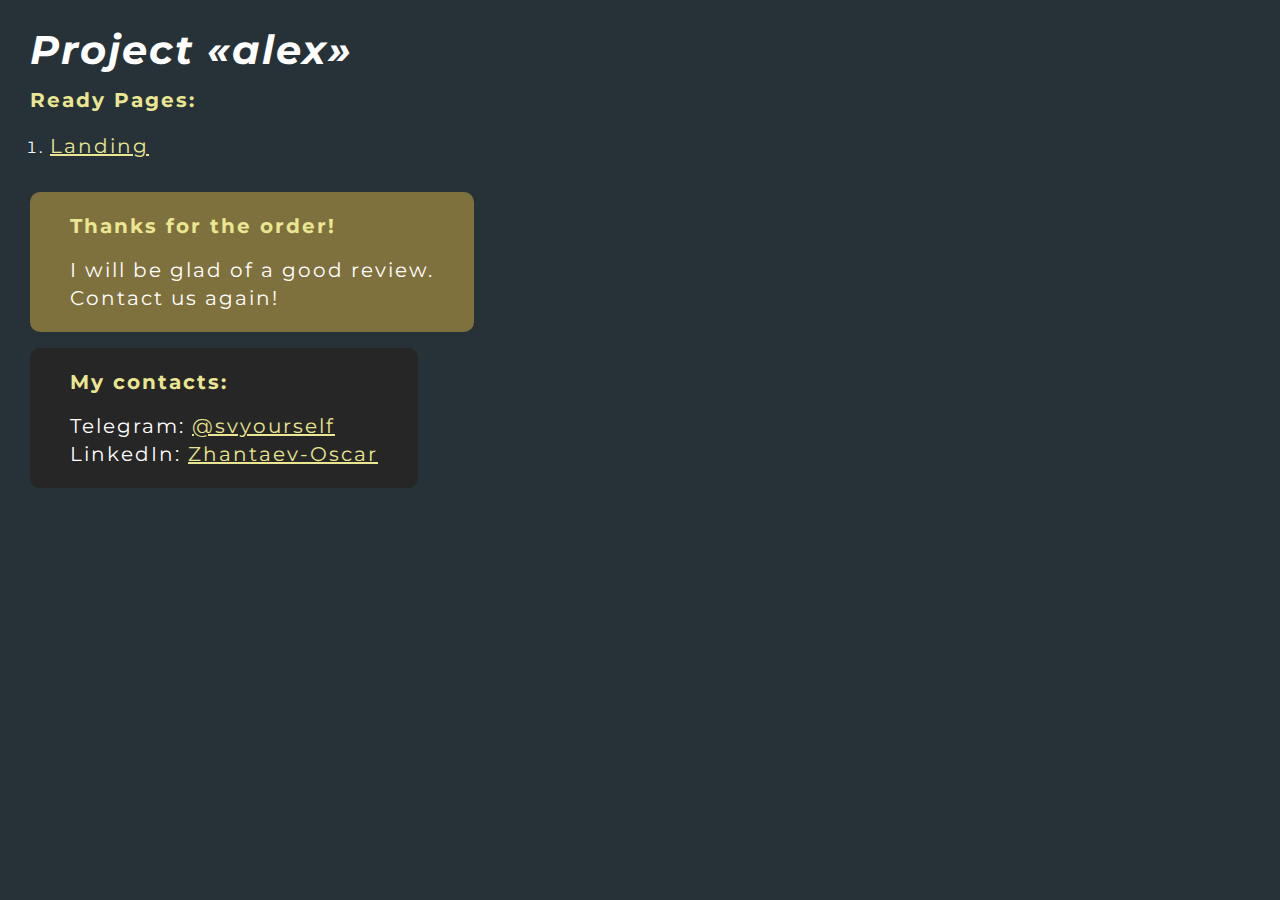
<file: index.html>
<!DOCTYPE html>
<html>

<head>
	<meta charset="UTF-8">
	<meta name="viewport" content="width=device-width, initial-scale=1.0">
	<title>Project «alex»</title>
</head>

<body>
	<div class="rootpage">
		<h1>Project «alex»</h1>
		<h2>Ready Pages:</h2>
		<ol class="rootpage__list">
			<li><a target="_blank" href="home.html">Landing</a></li>
		</ol>
		<div class="rootpage__tnx">
			<h2>Thanks for the order!</h2>
			<p>I will be glad of a good review.</p>
			<p>Contact us again!</p>
		</div>
		<div class="rootpage__contacts">
			<h2>My contacts:</h2>
			<p>Telegram: <a href="https://t.me/svyourself">@svyourself</a></p>
			<p>LinkedIn: <a href="https://www.linkedin.com/in/zhantaev-oscar-a5a2a7259">Zhantaev-Oscar</a></p>
		</div>
	</div>
</body>
<style>
	@charset "UTF-8";
	@import url("https://fonts.googleapis.com/css?family=Montserrat:regular,700&display=swap");

	*,
	*::before,
	*::after {
		padding: 0px;
		margin: 0px;
		border: 0px;
		box-sizing: border-box;
	}

	html,
	body {
		height: 100%;
		margin: 0;
		padding: 0;
		min-width: 320px;
		width: 100%;
		letter-spacing: 2px;
		color: #fff;
		background: #263238;
	}

	body {
		font-family: Montserrat;
		font-size: 100%;
		line-height: 1;
		font-size: 1rem;
	}

	a {
		text-decoration: underline;
		color: #ebe691;
		font-size: 20px;
	}

	a:visited {
		text-decoration: underline;
		color: #fff;
	}

	a:hover {
		text-decoration: none;
	}

	ul li {
		list-style: none;
	}

	img {
		vertical-align: top;
	}

	.wrapper {
		width: 100%;
		min-height: 100%;
		overflow: hidden;
	}

	.rootpage {
		padding: 30px;
		display: flex;
		flex-direction: column;
		align-items: flex-start;
	}

	@media (max-width: 767px) {
		.rootpage {
			padding: 30px 15px;
		}
	}

	h1 {
		color: #fff;
		font-style: italic;
		font-size: 2.5rem;
		margin: 0px 0px 1.25rem 0px;
	}

	@media (max-width: 767px) {
		h1 {
			font-size: 1.85rem;
			margin: 0px 0px 1.25rem 0px;
		}
	}

	h2 {
		color: #ebe691;
		font-size: 1.25rem;
		margin: 0px 0px 1rem 0px;
	}

	@media (max-width: 767px) {
		h2 {
			font-size: 1.125rem;
			margin: 0px 0px 1rem 0px;
		}
	}

	.rootpage__info {
		line-height: 140%;
		margin: 0px 0px 1.5rem 0px;
	}

	.rootpage__list {
		margin: 10px 0px 2.25rem 1.25rem;
	}

	.rootpage__list li:not(:last-child) {
		margin: 0px 0px 15px 0px;
	}

	.rootpage__contacts,
	.rootpage__tnx {
		border-radius: 10px;
		padding: 20px 40px;
		font-size: 20px;
		line-height: 140%;
	}

	@media (max-width: 767px) {

		.rootpage__contacts,
		.rootpage__tnx {
			border-radius: 40px;
			padding: 20px;
		}
	}

	.rootpage__contacts {
		background: #262626;
	}

	.rootpage__contacts a {
		color: #ebe691;
	}

	.rootpage__tnx {
		background: #7F713E;
		margin: 0px 0px 1rem 0px;
	}
</style>

</html>
</file>
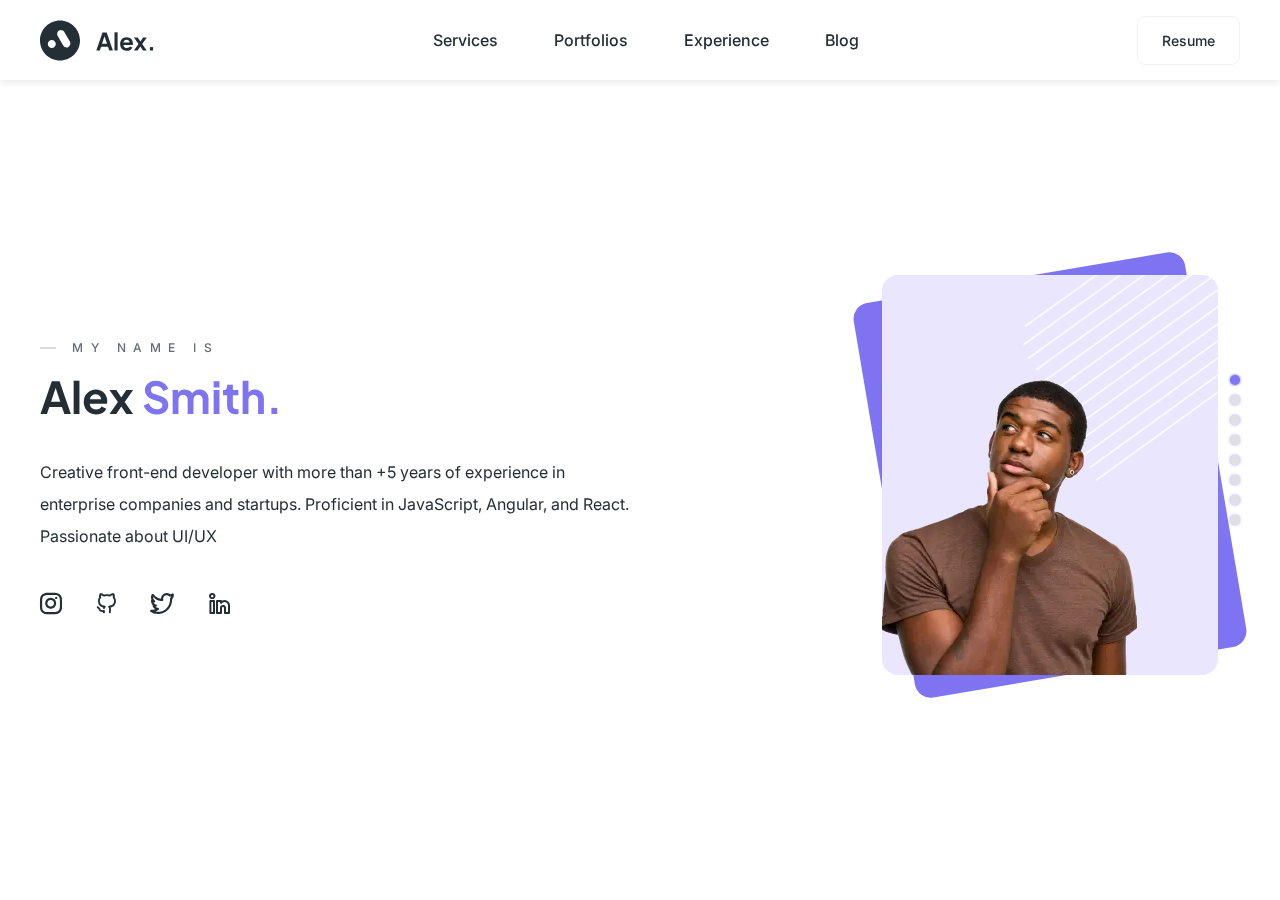
<file: home.html>
<!DOCTYPE html>
<html lang="ru">

<head>
	<title>Portfolio</title>
	<meta charset="UTF-8">
	<meta name="format-detection" content="telephone=no">
	<!-- <style>body{opacity: 0;}</style> -->
	<link rel="stylesheet" href="css/style.min.css?_v=20230202164936">
	<link rel="shortcut icon" href="img/icons/head-logo.svg">
	<!-- <meta name="robots" content="noindex, nofollow"> -->
	<meta name="viewport" content="width=device-width, initial-scale=1.0">
</head>
<!-- //======================================================================================================================================================== -->

<body>
	<div data-fp class="wrapper">
		<!-- //======================================================================================================================================================== -->
		<header class="header">
			<div class="header__container">
				<a href="" class="header__logo"><img src="img/icons/logo.svg" alt="Logo"></a>
				<div class="header__menu menu">
					<nav class="menu__body">
						<ul class="menu__list">
							<li class="menu__item"><a data-goto=".services" href="#" class="menu__link">Services</a></li>
							<li class="menu__item"><a data-goto=".portfolio" href="#" class="menu__link">Portfolios</a></li>
							<li class="menu__item"><a data-goto=".career" href="#" class="menu__link">Experience</a></li>
							<li class="menu__item"><a data-goto=".blog" href="#" class="menu__link">Blog</a></li>
						</ul>
					</nav>
				</div>
				<div class="header__actions">
					<a href="" class="header__button">Resume</a>
					<button type="button" class="icon-menu"><span></span></button>
				</div>
			</div>
		</header>
		<!-- //======================================================================================================================================================== -->
		<main class="page">
			<!-- //======================================================================================================================================================== -->
			<section data-fp-section class="section__main main-section">
				<div class="main-section__container">
					<div class="main-section__content">
						<div class="main-section__title title">
							<div class="title__label">MY NAME IS</div>
							<h1 class="title__value title__value_big">Alex <span>Smith.</span></h1>
						</div>
						<div class="main-section__text text">
							<p>
								Creative front-end developer with more than +5 years of experience in enterprise
								companies
								and startups. Proficient in JavaScript, Angular, and React. Passionate about UI/UX
							</p>
						</div>
						<ul class="main-section__social social">
							<li class="social__item">
								<a href="" class="social__link _icon-instagram"></a>
							</li>
							<li class="social__item">
								<a href="" class="social__link _icon-github"></a>
							</li>
							<li class="social__item">
								<a href="" class="social__link _icon-twitter"></a>
							</li>
							<li class="social__item">
								<a href="" class="social__link _icon-linkedin"></a>
							</li>
						</ul>
					</div>
					<div class="main-section__decor decor-main-section">
						<div class="decor-main-section__image">
							<picture><source srcset="img/main/image.webp" type="image/webp"><img class="decor-main-section__picture" src="img/main/image.png" alt="Picture"></picture>
						</div>
					</div>
				</div>
			</section>
			<!-- //======================================================================================================================================================== -->
			<section data-fp-section class="section__services services">
				<div class="services__container">
					<div class="services__title title">
						<div class="title__label">SERVICES</div>
						<h2 class="title__value">Specialized in</h2>
					</div>
					<div class="services__items">
						<article class="services__item item-services">
							<div class="item-services__icon"><img src="img/services/01.svg" alt="Icon"></div>
							<h4 class="item-services__title">UI/UX Design</h4>
							<div class="item-services__text">
								<p>
									Turn what you have in mind of a digital product into
									reality. For any platform you consider.
								</p>
							</div>
						</article>
						<article class="services__item item-services">
							<div class="item-services__icon"><img src="img/services/02.svg" alt="Icon"></div>
							<h4 class="item-services__title">Application Development</h4>
							<div class="item-services__text">
								<p>
									Standard designing, building, and implementing your applications with documentation.
								</p>
							</div>
						</article>
						<article class="services__item item-services">
							<div class="item-services__icon"><img src="img/services/03.svg" alt="Icon"></div>
							<h4 class="item-services__title">UI/UX Design</h4>
							<div class="item-services__text">
								<p>
									Create and maintain your websites and also take care of its performance and traffic
									capacity.
								</p>
							</div>
						</article>
					</div>
				</div>
			</section>
			<!-- //======================================================================================================================================================== -->
			<section data-fp-section class="section__portfolio portfolio">
				<div class="portfolio__container">
					<div class="portfolio__header">
						<div class="portfolio__title title">
							<div class="title__label">MY WORKS</div>
							<h2 class="title__value">Featured Portfolios</h2>
						</div>
						<div class="portfolio__controls">
							<button type="button" class="portfolio__arrow portfolio__arrow_left _icon-slider-arrow"></button>
							<button type="button" class="portfolio__arrow portfolio__arrow_right _icon-slider-arrow"></button>
						</div>
					</div>
					<div class="portfolio__slider swiper">
						<div class="portfolio__wrapper swiper-wrapper">
							<div class="portfolio__slide swiper-slide">
								<article class="item-portfolio">
									<a href="" class="item-portfolio__image-ibg">
										<picture><source srcset="img/portfolio/image-01.webp" type="image/webp"><img src="img/portfolio/image-01.jpg" alt="Agency Website"></picture>
									</a>
									<div class="item-portfolio__body">
										<h4 class="item-portfolio__title">
											<a href="" class="item-portfolio__link-title">Agency Website.</a>
										</h4>
										<div class="item-portfolio__footer">
											<a href="" class="item-portfolio__category category-link">WordPress</a>
											<a href="" class="item-portfolio__link _icon-link"></a>
										</div>
									</div>
								</article>
							</div>
							<div class="portfolio__slide swiper-slide">
								<article class="item-portfolio">
									<a href="" class="item-portfolio__image-ibg">
										<picture><source srcset="img/portfolio/image-02.webp" type="image/webp"><img src="img/portfolio/image-02.jpg" alt="Dashboard Website."></picture>
									</a>
									<div class="item-portfolio__body">
										<h4 class="item-portfolio__title">
											<a href="" class="item-portfolio__link-title">Dashboard Website.</a>
										</h4>
										<div class="item-portfolio__footer">
											<a href="" class="item-portfolio__category category-link">React</a>
											<a href="" class="item-portfolio__link _icon-link"></a>
										</div>
									</div>
								</article>
							</div>
							<div class="portfolio__slide swiper-slide">
								<article class="item-portfolio">
									<a href="" class="item-portfolio__image-ibg">
										<picture><source srcset="img/portfolio/image-03.webp" type="image/webp"><img src="img/portfolio/image-03.jpg" alt="Support Center Website."></picture>
									</a>
									<div class="item-portfolio__body">
										<h4 class="item-portfolio__title">
											<a href="" class="item-portfolio__link-title">Support Center Website.</a>
										</h4>
										<div class="item-portfolio__footer">
											<a href="" class="item-portfolio__category category-link">PHP</a>
											<a href="" class="item-portfolio__link _icon-link"></a>
										</div>
									</div>
								</article>
							</div>
							<div class="portfolio__slide swiper-slide">
								<article class="item-portfolio">
									<a href="" class="item-portfolio__image-ibg">
										<picture><source srcset="img/portfolio/image-01.webp" type="image/webp"><img src="img/portfolio/image-01.jpg" alt="Agency Website"></picture>
									</a>
									<div class="item-portfolio__body">
										<h4 class="item-portfolio__title">
											<a href="" class="item-portfolio__link-title">Agency Website.</a>
										</h4>
										<div class="item-portfolio__footer">
											<a href="" class="item-portfolio__category category-link">WordPress</a>
											<a href="" class="item-portfolio__link _icon-link"></a>
										</div>
									</div>
								</article>
							</div>
							<div class="portfolio__slide swiper-slide">
								<article class="item-portfolio">
									<a href="" class="item-portfolio__image-ibg">
										<picture><source srcset="img/portfolio/image-02.webp" type="image/webp"><img src="img/portfolio/image-02.jpg" alt="Dashboard Website."></picture>
									</a>
									<div class="item-portfolio__body">
										<h4 class="item-portfolio__title">
											<a href="" class="item-portfolio__link-title">Dashboard Website.</a>
										</h4>
										<div class="item-portfolio__footer">
											<a href="" class="item-portfolio__category category-link">React</a>
											<a href="" class="item-portfolio__link _icon-link"></a>
										</div>
									</div>
								</article>
							</div>
							<div class="portfolio__slide swiper-slide">
								<article class="item-portfolio">
									<a href="" class="item-portfolio__image-ibg">
										<picture><source srcset="img/portfolio/image-03.webp" type="image/webp"><img src="img/portfolio/image-03.jpg" alt="Support Center Website."></picture>
									</a>
									<div class="item-portfolio__body">
										<h4 class="item-portfolio__title">
											<a href="" class="item-portfolio__link-title">Support Center Website.</a>
										</h4>
										<div class="item-portfolio__footer">
											<a href="" class="item-portfolio__category category-link">PHP</a>
											<a href="" class="item-portfolio__link _icon-link"></a>
										</div>
									</div>
								</article>
							</div>
						</div>
					</div>
				</div>
			</section>
			<!-- //======================================================================================================================================================== -->
			<section data-fp-section class="section__career career">
				<div data-tabs="768" class="career__container">
					<div class="career__body">
						<div class="career__title title">
							<div class="title__label">career path</div>
							<h2 class="title__value">Work Experices</h2>
						</div>
						<nav data-tabs-titles class="career__navigation navigation-career">
							<button type="button" class="navigation-career__title _tab-active">Apple</button>
							<button type="button" class="navigation-career__title">Microsoft</button>
							<button type="button" class="navigation-career__title">Facebook</button>
							<button type="button" class="navigation-career__title">Slack</button>
						</nav>
						<div data-tabs-body class="career__content content-career">
							<div class="content-career__body">
								<div class="content-career__header">
									<div class="content-career__title">
										Front-end Developer <a href="" class="content-career__link-title">Apple .Inc</a>
									</div>
									<div class="content-career__location">California, United States</div>
									<div class="content-career__time">Nov 2020 - Present · Full-time</div>
									<div class="content-career__categories">
										<a href="" class="category-link">Swift</a>
										<a href="" class="category-link">Go</a>
									</div>
								</div>
								<div class="content-career__main">
									<ul class="content-career__list list-content-career">
										<li class="list-content-career__item">
											Improving overall website performance for
											mobile users.
										</li>
										<li class="list-content-career__item">
											Collaborate with back-end developers and web
											designers to improve usability
										</li>
										<li class="list-content-career__item">
											Add voice search feature for mobile app.
										</li>
										<li class="list-content-career__item">
											Developing an admin panel to manage contents,
											users, products and ...
										</li>
									</ul>
								</div>
							</div>
							<div class="content-career__body">
								<div class="content-career__header">
									<div class="content-career__title">
										Front-end Developer <a href="" class="content-career__link-title">Microsoft
											.Inc</a>
									</div>
									<div class="content-career__location">California, United States</div>
									<div class="content-career__time">Nov 2020 - Present · Full-time</div>
									<div class="content-career__categories">
										<a href="" class="category-link">Swift</a>
										<a href="" class="category-link">Go</a>
									</div>
								</div>
								<div class="content-career__main">
									<ul class="content-career__list list-content-career">
										<li class="list-content-career__item">
											Improving overall website performance for
											mobile users.
										</li>
										<li class="list-content-career__item">
											Collaborate with back-end developers and web
											designers to improve usability
										</li>
										<li class="list-content-career__item">
											Add voice search feature for mobile app.
										</li>
										<li class="list-content-career__item">
											Developing an admin panel to manage contents,
											users, products and ...
										</li>
									</ul>
								</div>
							</div>
							<div class="content-career__body">
								<div class="content-career__header">
									<div class="content-career__title">
										Front-end Developer <a href="" class="content-career__link-title">Facebook
											.Inc</a>
									</div>
									<div class="content-career__location">California, United States</div>
									<div class="content-career__time">Nov 2020 - Present · Full-time</div>
									<div class="content-career__categories">
										<a href="" class="category-link">Swift</a>
										<a href="" class="category-link">Go</a>
									</div>
								</div>
								<div class="content-career__main">
									<ul class="content-career__list list-content-career">
										<li class="list-content-career__item">
											Improving overall website performance for
											mobile users.
										</li>
										<li class="list-content-career__item">
											Collaborate with back-end developers and web
											designers to improve usability
										</li>
										<li class="list-content-career__item">
											Add voice search feature for mobile app.
										</li>
										<li class="list-content-career__item">
											Developing an admin panel to manage contents,
											users, products and ...
										</li>
									</ul>
								</div>
							</div>
							<div class="content-career__body">
								<div class="content-career__header">
									<div class="content-career__title">
										Front-end Developer <a href="" class="content-career__link-title">Slack .Inc</a>
									</div>
									<div class="content-career__location">California, United States</div>
									<div class="content-career__time">Nov 2020 - Present · Full-time</div>
									<div class="content-career__categories">
										<a href="" class="category-link">Swift</a>
										<a href="" class="category-link">Go</a>
									</div>
								</div>
								<div class="content-career__main">
									<ul class="content-career__list list-content-career">
										<li class="list-content-career__item">
											Improving overall website performance for
											mobile users.
										</li>
										<li class="list-content-career__item">
											Collaborate with back-end developers and web
											designers to improve usability
										</li>
										<li class="list-content-career__item">
											Add voice search feature for mobile app.
										</li>
										<li class="list-content-career__item">
											Developing an admin panel to manage contents,
											users, products and ...
										</li>
									</ul>
								</div>
							</div>
						</div>
					</div>
				</div>
			</section>
			<!-- //======================================================================================================================================================== -->
			<section data-fp-section class="section__blog blog">
				<div class="blog__container">
					<div class="blog__title title">
						<div class="title__label">MY ARTICLES</div>
						<h2 class="title__value">Personal Blog</h2>
					</div>
					<div class="blog__items">
						<article class="blog__item item-blog">
							<a href="" class="item-blog__image-ibg">
								<picture><source srcset="img/blog/01.webp" type="image/webp"><img src="img/blog/01.jpg" alt="How to prototype in figma"></picture>
							</a>
							<div class="item-blog__body">
								<h4 class="item-blog__title">
									<a href="" class="item-blog__link-title">How to prototype in figma</a>
								</h4>
								<div class="item-blog__date date">July 15, 2021</div>
								<div class="item-blog__text text">
									<p>
										Lorem ipsum dolor sit amet, consectetur adipiscing elit. Fusce id magna nec ante
										scelerisque laoreet. Fusce finibus ...
									</p>
								</div>
								<a href="" class="item-blog__link">Continue Reading</a>
							</div>
						</article>
						<article class="blog__item item-blog">
							<a href="" class="item-blog__image-ibg">
								<picture><source srcset="img/blog/02.webp" type="image/webp"><img src="img/blog/02.jpg" alt="Being more productive with Notion."></picture>
							</a>
							<div class="item-blog__body">
								<h4 class="item-blog__title">
									<a href="" class="item-blog__link-title">Being more productive with Notion.</a>
								</h4>
								<div class="item-blog__date date">Aug 8, 2020</div>
								<div class="item-blog__text text">
									<p>
										Lorem ipsum dolor sit amet, consectetur adipiscing elit. Fusce id magna nec ante
										scelerisque laoreet. Fusce finibus ...
									</p>
								</div>
								<a href="" class="item-blog__link">Continue Reading</a>
							</div>
						</article>
						<article class="blog__item item-blog">
							<a href="" class="item-blog__image-ibg">
								<picture><source srcset="img/blog/03.webp" type="image/webp"><img src="img/blog/03.jpg" alt="Beginners guide to adobe illustrator"></picture>
							</a>
							<div class="item-blog__body">
								<h4 class="item-blog__title">
									<a href="" class="item-blog__link-title">Being more productive with Notion.</a>
								</h4>
								<div class="item-blog__date date">Feb 19, 2021</div>
								<div class="item-blog__text text">
									<p>
										Lorem ipsum dolor sit amet, consectetur adipiscing elit. Fusce id magna nec ante
										scelerisque laoreet. Fusce finibus ...
									</p>
								</div>
								<a href="" class="item-blog__link">Continue Reading</a>
							</div>
						</article>
					</div>
				</div>
			</section>
			<!-- //======================================================================================================================================================== -->
			<section data-fp-section class="section__testimonials testimonials">
				<div class="testimonials__container">
					<div class="testimonials__title title">
						<div class="title__label">MY CLIENTS</div>
						<h2 class="title__value">Testimonials</h2>
					</div>
					<div class="testimonials__items">
						<article class="testimonials__item item-testimonials">
							<div class="item-testimonials__avatar-ibg">
								<picture><source srcset="img/icons/avatar.webp" type="image/webp"><img src="img/icons/avatar.jpg" alt="James Delaney"></picture>
							</div>
							<div class="item-testimonials__text text">
								<p>
									We were very pleased to hear how you resolved our website's user interface issues
									and challenges.
								</p>
							</div>
							<div class="item-testimonials__name">Amelia Miller</div>
							<div class="item-testimonials__prefession date">Designer</div>
						</article>
						<article class="testimonials__item item-testimonials">
							<div class="item-testimonials__avatar-ibg">
								<picture><source srcset="img/icons/avatar.webp" type="image/webp"><img src="img/icons/avatar.jpg" alt="James Delaney"></picture>
							</div>
							<div class="item-testimonials__text text">
								<p>
									We were very pleased to hear how you resolved our website's user interface issues
									and challenges.
								</p>
							</div>
							<div class="item-testimonials__name">Amelia Miller</div>
							<div class="item-testimonials__prefession date">Developer</div>
						</article>
						<article class="testimonials__item item-testimonials">
							<div class="item-testimonials__avatar-ibg">
								<picture><source srcset="img/icons/avatar.webp" type="image/webp"><img src="img/icons/avatar.jpg" alt="James Delaney"></picture>
							</div>
							<div class="item-testimonials__text text">
								<p>
									We were very pleased to hear how you resolved our website's user interface issues
									and challenges.
								</p>
							</div>
							<div class="item-testimonials__name">Amelia Miller</div>
							<div class="item-testimonials__prefession date">Manager</div>
						</article>
					</div>
				</div>
			</section>
			<!-- //======================================================================================================================================================== -->
			<section data-fp-section class="section__skills skills">
				<div class="skills__container">
					<div class="skills__title title">
						<div class="title__label">LEARNING PATH</div>
						<h2 class="title__value">Education & Skills</h2>
					</div>
					<div class="skills__body">
						<div class="skills__timeline timeline">
							<div class="timeline__item">
								<div class="timeline__title">Kingston university</div>
								<div class="timeline__text">Master's degree - Software Engineering</div>
								<div class="timeline__date">2019 - 2021</div>
							</div>
							<div class="timeline__item">
								<div class="timeline__title">Kingston university</div>
								<div class="timeline__text">Bachelor's degree - Computer Engineering</div>
								<div class="timeline__date">2015 - 2019</div>
							</div>
							<div class="timeline__item">
								<div class="timeline__title">Westminster School </div>
								<div class="timeline__text">Diploma's degree - Mathematics</div>
								<div class="timeline__date">2013 - 2015</div>
							</div>
						</div>
						<div class="skills__content content-skills">
							<div class="content-skills__text text">
								<p>
									For 5+ years, I have been continuously learning in the field of front-end and
									experimenting with new technologies and frameworks, and here you can see a summary
									of my skills.
								</p>
							</div>
							<div class="content-skills__items">
								<div class="content-skills__item">
									<div class="content-skills__label">React</div>
									<div class="content-skills__line">
										<span style="width: 67.5%;"></span>
									</div>
								</div>
								<div class="content-skills__item">
									<div class="content-skills__label">Angular</div>
									<div class="content-skills__line">
										<span style="width: 52%;"></span>
									</div>
								</div>
								<div class="content-skills__item">
									<div class="content-skills__label">Javascript</div>
									<div class="content-skills__line">
										<span style="width: 63.8%;"></span>
									</div>
								</div>
							</div>
						</div>
					</div>
				</div>
			</section>
			<!-- //======================================================================================================================================================== -->
		</main>
		<!-- //======================================================================================================================================================== -->
		<div data-fp-section class="page__bottom bottom-page">
			<section class="page__contacts contacts">
				<div class="contacts__container">
					<div class="contacts__content">
						<form action="#" class="contacts__form form">
							<div class="form__item">
								<input autocomplete="off" type="text" name="form[]" data-error="Error" data-required placeholder="Name" class="form__input">
							</div>
							<div class="form__item">
								<input autocomplete="off" type="text" name="form[]" data-error="Error" data-required="email" placeholder="Email" class="form__input">
							</div>
							<div class="form__item">
								<textarea autocomplete="off" name="form[]" data-error="Error" placeholder="Message" class="form__input"></textarea>
							</div>
							<div class="form__item">
								<button type="submit" class="form__button">Send Message</button>
							</div>
						</form>
						<div class="contacts__body">
							<ul class="contacts__list list-contacts">
								<li class="list-contacts__item">
									<div class="list-contacts__icon"><img src="img/contacts/01.svg" alt=""></div>
									<div class="list-contacts__body">
										<div class="list-contacts__title">Address</div>
										<a href="" class="list-contacts__text">3424 Layman Avenue, Fayetteville, NC</a>
									</div>
								</li>
								<li class="list-contacts__item">
									<div class="list-contacts__icon"><img src="img/contacts/02.svg" alt=""></div>
									<div class="list-contacts__body">
										<div class="list-contacts__title">Phone</div>
										<a href="tel:5014141541" class="list-contacts__text">(501) 414-1541</a>
									</div>
								</li>
								<li class="list-contacts__item">
									<div class="list-contacts__icon"><img src="img/contacts/03.svg" alt=""></div>
									<div class="list-contacts__body">
										<div class="list-contacts__title">E-Mail</div>
										<a href="mailto:devchapter@gmail.com" class="list-contacts__text">devchapter@gmail.com</a>
									</div>
								</li>
							</ul>
						</div>
					</div>
				</div>
			</section>
			<!-- //============================================================ -->
			<footer class="footer">
				<div class="footer__container">
					<ul class="footer__social social">
						<li class="social__item">
							<a href="" class="social__link _icon-instagram"></a>
						</li>
						<li class="social__item">
							<a href="" class="social__link _icon-github"></a>
						</li>
						<li class="social__item">
							<a href="" class="social__link _icon-twitter"></a>
						</li>
						<li class="social__item">
							<a href="" class="social__link _icon-linkedin"></a>
						</li>
					</ul>
					<div class="footer__copy">© 2022 - DevChapter</div>
				</div>
			</footer>
		</div>
		<!-- //======================================================================================================================================================== -->
	</div>
	<!-- //======================================================================================================================================================== -->
	<!-- <div id="popup" aria-hidden="true" class="popup">
	<div class="popup__wrapper">
		<div class="popup__content">
			<button data-close type="button" class="popup__close">Закрыть</button>
			<div class="popup__text">
				Text
			</div>
		</div>
	</div>
</div> -->
	<!-- //======================================================================================================================================================== -->
	<script src="js/app.min.js?_v=20230202164936"></script>
</body>

</html>
</file>
<file: css/style.min.css>
@charset "UTF-8";@import url(https://fonts.googleapis.com/css?family=Inter:regular,500&display=swap);@import url(https://fonts.googleapis.com/css?family=Plus+Jakarta+Sans:500,700&display=swap);@font-face{font-family:icons;font-display:swap;src:url(../fonts/icons.woff2) format("woff2"),url(../fonts/icons.woff) format("woff");font-weight:400;font-style:normal}.navigation-career__title::after,[class*=_icon-]:before{font-family:icons;font-style:normal;font-weight:400;font-variant:normal;text-transform:none;line-height:1;-webkit-font-smoothing:antialiased;-moz-osx-font-smoothing:grayscale}[class*=_icon-]:before{display:block}._icon-github:before{content:"\e900"}._icon-instagram:before{content:"\e901"}._icon-link:before{content:"\e902"}._icon-linkedin:before{content:"\e903"}._icon-logo:before{content:"\e904"}._icon-slider-arrow:before{content:"\e905"}._icon-twitter:before{content:"\e906"}*{padding:0;margin:0;border:0}*,:after,:before{-webkit-box-sizing:border-box;box-sizing:border-box}body,html{height:100%;min-width:320px}body{color:#232e35;line-height:1;font-family:Inter;font-size:1rem;-ms-text-size-adjust:100%;-moz-text-size-adjust:100%;-webkit-text-size-adjust:100%;-webkit-font-smoothing:antialiased;-moz-osx-font-smoothing:grayscale}button,input,textarea{font-family:Inter;font-size:inherit}button{cursor:pointer;color:inherit;background-color:inherit}a{color:inherit}a:link,a:visited{text-decoration:none}a:hover{text-decoration:none}ul li{list-style:none}img{vertical-align:top}h1,h2,h3,h4,h5,h6{font-weight:inherit;font-size:inherit}.lock body{overflow:hidden;-ms-touch-action:none;touch-action:none;-ms-scroll-chaining:none;overscroll-behavior:none}.wrapper{min-height:100%;display:-webkit-box;display:-ms-flexbox;display:flex;-webkit-box-orient:vertical;-webkit-box-direction:normal;-ms-flex-direction:column;flex-direction:column;overflow:hidden}.wrapper>main{-webkit-box-flex:1;-ms-flex:1 1 auto;flex:1 1 auto}.wrapper>*{min-width:0}[class*=__container]{min-height:100%;max-width:76.875rem;margin:0 auto;padding:0 .9375rem}.fp-init body{overflow:hidden;-ms-touch-action:none;touch-action:none;-ms-scroll-chaining:none;overscroll-behavior:none}[data-fp]{min-height:100vh}.touch [data-fp]{min-height:calc(var(--vh,1vh) * 100)}.fp-init [data-fp]{z-index:1;-ms-touch-action:none;touch-action:none;position:relative;overflow:hidden}.fp-switching [data-fp-section]{-ms-touch-action:none;touch-action:none}.fp-init [data-fp-section]{position:absolute;top:0;left:0;right:0;bottom:0;width:100%;height:100%;overflow:auto}.fp-init .cards-mode [data-fp-section],.fp-init .slider-mode [data-fp-section]{-webkit-transition:-webkit-transform .7s cubic-bezier(.55,.085,0,.99) 0s;transition:-webkit-transform .7s cubic-bezier(.55,.085,0,.99) 0s;-o-transition:transform .7s cubic-bezier(.55,.085,0,.99) 0s;transition:transform .7s cubic-bezier(.55,.085,0,.99) 0s;transition:transform .7s cubic-bezier(.55,.085,0,.99) 0s,-webkit-transform .7s cubic-bezier(.55,.085,0,.99) 0s}.fp-init .fade-mode [data-fp-section]{-webkit-transition:opacity .5s ease-in-out 0s,visibility .5s ease-in-out 0s;-o-transition:opacity .5s ease-in-out 0s,visibility .5s ease-in-out 0s;transition:opacity .5s ease-in-out 0s,visibility .5s ease-in-out 0s}.fp-bullets{position:fixed;top:50%;-webkit-transform:translate(0,-50%);-ms-transform:translate(0,-50%);transform:translate(0,-50%);right:2.5rem;max-height:100%;display:-webkit-box;display:-ms-flexbox;display:flex;-webkit-box-orient:vertical;-webkit-box-direction:normal;-ms-flex-direction:column;flex-direction:column;-ms-flex-wrap:wrap;flex-wrap:wrap;-webkit-box-align:center;-ms-flex-align:center;align-items:center;-webkit-box-pack:center;-ms-flex-pack:center;justify-content:center;z-index:2;gap:.625rem}.fp-bullets .fp-bullet{cursor:pointer;width:.625rem;height:.625rem;-webkit-box-flex:0;-ms-flex:0 0 .625rem;flex:0 0 .625rem;border-radius:.625rem;background-color:#ccc;-webkit-box-shadow:0 0 .1875rem #6257fe,0 0 1.875rem rgba(255,255,255,.8);box-shadow:0 0 .1875rem #6257fe,0 0 1.875rem rgba(255,255,255,.8);opacity:.6;-webkit-transition:opacity .4s ease-in-out 0s,background-color .4s ease-in-out 0s,-webkit-transform .4s ease-in-out 0s,-webkit-box-shadow .4s ease-in-out 0s;transition:opacity .4s ease-in-out 0s,background-color .4s ease-in-out 0s,-webkit-transform .4s ease-in-out 0s,-webkit-box-shadow .4s ease-in-out 0s;-o-transition:transform .4s ease-in-out 0s,opacity .4s ease-in-out 0s,background-color .4s ease-in-out 0s,box-shadow .4s ease-in-out 0s;transition:transform .4s ease-in-out 0s,opacity .4s ease-in-out 0s,background-color .4s ease-in-out 0s,box-shadow .4s ease-in-out 0s;transition:transform .4s ease-in-out 0s,opacity .4s ease-in-out 0s,background-color .4s ease-in-out 0s,box-shadow .4s ease-in-out 0s,-webkit-transform .4s ease-in-out 0s,-webkit-box-shadow .4s ease-in-out 0s}.fp-bullets .fp-bullet-active{opacity:1;background-color:#7e74f1}[class*=-ibg]{position:relative}[class*=-ibg] img{position:absolute;width:100%;height:100%;top:0;left:0;-o-object-fit:cover;object-fit:cover}[class*=-ibg_contain] img{-o-object-fit:contain;object-fit:contain}.title__label{text-transform:uppercase;font-weight:500;font-size:.75rem;line-height:2;letter-spacing:.625em;color:#656d72;display:-webkit-box;display:-ms-flexbox;display:flex;gap:1rem;-webkit-box-align:center;-ms-flex-align:center;align-items:center}.title__label::before{content:"";width:1rem;height:.125rem;background-color:#d9d9d9}.title__label:not(:last-child){margin-bottom:.75em}.title__value{font-family:"Plus Jakarta Sans";font-weight:700;line-height:1.25}@supports (font-size:clamp(1.75rem ,1.5741758242rem + 0.8791208791vw ,2.25rem)){.title__value{font-size:clamp(1.75rem ,1.5741758242rem + .8791208791vw ,2.25rem)}}@supports not (font-size:clamp(1.75rem ,1.5741758242rem + 0.8791208791vw ,2.25rem)){.title__value{font-size:calc(1.75rem + .5 * (100vw - 20rem)/ 56.875)}}.title__value span{color:#7e74f1}.title__value_big{line-height:1.25}@supports (font-size:clamp(2.25rem ,2.0741758242rem + 0.8791208791vw ,2.75rem)){.title__value_big{font-size:clamp(2.25rem ,2.0741758242rem + .8791208791vw ,2.75rem)}}@supports not (font-size:clamp(2.25rem ,2.0741758242rem + 0.8791208791vw ,2.75rem)){.title__value_big{font-size:calc(2.25rem + .5 * (100vw - 20rem)/ 56.875)}}.text{line-height:2}.text p:not(:last-child){margin-bottom:.9375rem}.social{display:-webkit-box;display:-ms-flexbox;display:flex;-ms-flex-wrap:wrap;flex-wrap:wrap;-webkit-box-align:center;-ms-flex-align:center;align-items:center;row-gap:.3125rem}@supports ((-moz-column-gap:clamp(1.5625rem ,1.3646978022rem + 0.989010989vw ,2.125rem)) or (column-gap:clamp(1.5625rem ,1.3646978022rem + 0.989010989vw ,2.125rem))){.social{-webkit-column-gap:clamp(1.5625rem ,1.3646978022rem + .989010989vw ,2.125rem);-moz-column-gap:clamp(1.5625rem ,1.3646978022rem + .989010989vw ,2.125rem);column-gap:clamp(1.5625rem ,1.3646978022rem + .989010989vw ,2.125rem)}}@supports not ((-moz-column-gap:clamp(1.5625rem ,1.3646978022rem + 0.989010989vw ,2.125rem)) or (column-gap:clamp(1.5625rem ,1.3646978022rem + 0.989010989vw ,2.125rem))){.social{-webkit-column-gap:calc(1.5625rem + .5625 * (100vw - 20rem)/ 56.875);-moz-column-gap:calc(1.5625rem + .5625 * (100vw - 20rem)/ 56.875);column-gap:calc(1.5625rem + .5625 * (100vw - 20rem)/ 56.875)}}.social__link{-webkit-transition:color .3s ease 0s;-o-transition:color .3s ease 0s;transition:color .3s ease 0s;font-size:1.375rem}.category-link{padding:.25rem .5rem;display:inline-block;border:.0625rem solid #f1f1f1;border-radius:.25rem;color:#656d72;font-weight:500;font-size:.75rem;line-height:1.25;-webkit-transition:all .3s ease 0s;-o-transition:all .3s ease 0s;transition:all .3s ease 0s}.date{padding:.25rem .5rem;font-weight:500;font-size:.75rem;line-height:1.25;color:#656d72;background-color:#fbfbfb;border-radius:.25rem}::-webkit-scrollbar{width:.2rem;border-radius:.5rem;background-color:#fff}::-webkit-scrollbar-thumb{background-color:#ccc;border-radius:.5rem}::-webkit-scrollbar-thumb:hover{background-color:#fff}.header{position:fixed;width:100%;top:0;left:0;z-index:100;background-color:rgba(255,255,255,.75);-webkit-box-shadow:rgba(99,99,99,.2) 0 .0625rem .5rem 0;box-shadow:rgba(99,99,99,.2) 0 .0625rem .5rem 0}.header__container{display:-webkit-box;display:-ms-flexbox;display:flex;gap:.9375rem;-webkit-box-align:center;-ms-flex-align:center;align-items:center;-webkit-box-pack:justify;-ms-flex-pack:justify;justify-content:space-between;min-height:5rem;padding-top:.3125rem;padding-bottom:.3125rem}.header__logo{position:relative;z-index:5}.header__button{position:relative;z-index:5;-webkit-transition:all .3s ease 0s;-o-transition:all .3s ease 0s;transition:all .3s ease 0s;padding:.9375rem 1.5rem;border:.0625rem solid #f1f1f1;border-radius:.5rem;font-weight:500;font-size:.875rem;line-height:1.2142857143}.header__actions{display:-webkit-box;display:-ms-flexbox;display:flex;gap:.9375rem;-webkit-box-align:center;-ms-flex-align:center;align-items:center}.menu__item{text-align:right}.menu__link{display:block;-webkit-transition:color .3s ease 0s;-o-transition:color .3s ease 0s;transition:color .3s ease 0s;font-weight:500;line-height:1.1875}.icon-menu{display:none}.bottom-page{display:-webkit-box;display:-ms-flexbox;display:flex;-webkit-box-orient:vertical;-webkit-box-direction:normal;-ms-flex-direction:column;flex-direction:column}.footer__container{display:-webkit-box;display:-ms-flexbox;display:flex;gap:.9375rem;-webkit-box-align:center;-ms-flex-align:center;align-items:center;-webkit-box-orient:vertical;-webkit-box-direction:normal;-ms-flex-direction:column;flex-direction:column;-webkit-box-pack:center;-ms-flex-pack:center;justify-content:center}@supports (padding-top:clamp(1.875rem ,0.7760989011rem + 5.4945054945vw ,5rem)){.footer__container{padding-top:clamp(1.875rem ,.7760989011rem + 5.4945054945vw ,5rem)}}@supports not (padding-top:clamp(1.875rem ,0.7760989011rem + 5.4945054945vw ,5rem)){.footer__container{padding-top:calc(1.875rem + 3.125 * (100vw - 20rem)/ 56.875)}}@supports (padding-bottom:clamp(1.875rem ,0.7760989011rem + 5.4945054945vw ,5rem)){.footer__container{padding-bottom:clamp(1.875rem ,.7760989011rem + 5.4945054945vw ,5rem)}}@supports not (padding-bottom:clamp(1.875rem ,0.7760989011rem + 5.4945054945vw ,5rem)){.footer__container{padding-bottom:calc(1.875rem + 3.125 * (100vw - 20rem)/ 56.875)}}.footer__social .social__link{color:#656d72}.footer__copy{color:#656d72;font-size:.875rem;line-height:1.2142857143}[data-aos][data-aos][data-aos-duration="50"],body[data-aos-duration="50"] [data-aos]{-webkit-transition-duration:50ms;-o-transition-duration:50ms;transition-duration:50ms}[data-aos][data-aos][data-aos-delay="50"],body[data-aos-delay="50"] [data-aos]{-webkit-transition-delay:0;-o-transition-delay:0;transition-delay:0}[data-aos][data-aos][data-aos-delay="50"].aos-animate,body[data-aos-delay="50"] [data-aos].aos-animate{-webkit-transition-delay:50ms;-o-transition-delay:50ms;transition-delay:50ms}[data-aos][data-aos][data-aos-duration="100"],body[data-aos-duration="100"] [data-aos]{-webkit-transition-duration:.1s;-o-transition-duration:.1s;transition-duration:.1s}[data-aos][data-aos][data-aos-delay="100"],body[data-aos-delay="100"] [data-aos]{-webkit-transition-delay:0;-o-transition-delay:0;transition-delay:0}[data-aos][data-aos][data-aos-delay="100"].aos-animate,body[data-aos-delay="100"] [data-aos].aos-animate{-webkit-transition-delay:.1s;-o-transition-delay:.1s;transition-delay:.1s}[data-aos][data-aos][data-aos-duration="150"],body[data-aos-duration="150"] [data-aos]{-webkit-transition-duration:150ms;-o-transition-duration:150ms;transition-duration:150ms}[data-aos][data-aos][data-aos-delay="150"],body[data-aos-delay="150"] [data-aos]{-webkit-transition-delay:0;-o-transition-delay:0;transition-delay:0}[data-aos][data-aos][data-aos-delay="150"].aos-animate,body[data-aos-delay="150"] [data-aos].aos-animate{-webkit-transition-delay:150ms;-o-transition-delay:150ms;transition-delay:150ms}[data-aos][data-aos][data-aos-duration="200"],body[data-aos-duration="200"] [data-aos]{-webkit-transition-duration:.2s;-o-transition-duration:.2s;transition-duration:.2s}[data-aos][data-aos][data-aos-delay="200"],body[data-aos-delay="200"] [data-aos]{-webkit-transition-delay:0;-o-transition-delay:0;transition-delay:0}[data-aos][data-aos][data-aos-delay="200"].aos-animate,body[data-aos-delay="200"] [data-aos].aos-animate{-webkit-transition-delay:.2s;-o-transition-delay:.2s;transition-delay:.2s}[data-aos][data-aos][data-aos-duration="250"],body[data-aos-duration="250"] [data-aos]{-webkit-transition-duration:250ms;-o-transition-duration:250ms;transition-duration:250ms}[data-aos][data-aos][data-aos-delay="250"],body[data-aos-delay="250"] [data-aos]{-webkit-transition-delay:0;-o-transition-delay:0;transition-delay:0}[data-aos][data-aos][data-aos-delay="250"].aos-animate,body[data-aos-delay="250"] [data-aos].aos-animate{-webkit-transition-delay:250ms;-o-transition-delay:250ms;transition-delay:250ms}[data-aos][data-aos][data-aos-duration="300"],body[data-aos-duration="300"] [data-aos]{-webkit-transition-duration:.3s;-o-transition-duration:.3s;transition-duration:.3s}[data-aos][data-aos][data-aos-delay="300"],body[data-aos-delay="300"] [data-aos]{-webkit-transition-delay:0;-o-transition-delay:0;transition-delay:0}[data-aos][data-aos][data-aos-delay="300"].aos-animate,body[data-aos-delay="300"] [data-aos].aos-animate{-webkit-transition-delay:.3s;-o-transition-delay:.3s;transition-delay:.3s}[data-aos][data-aos][data-aos-duration="350"],body[data-aos-duration="350"] [data-aos]{-webkit-transition-duration:350ms;-o-transition-duration:350ms;transition-duration:350ms}[data-aos][data-aos][data-aos-delay="350"],body[data-aos-delay="350"] [data-aos]{-webkit-transition-delay:0;-o-transition-delay:0;transition-delay:0}[data-aos][data-aos][data-aos-delay="350"].aos-animate,body[data-aos-delay="350"] [data-aos].aos-animate{-webkit-transition-delay:350ms;-o-transition-delay:350ms;transition-delay:350ms}[data-aos][data-aos][data-aos-duration="400"],body[data-aos-duration="400"] [data-aos]{-webkit-transition-duration:.4s;-o-transition-duration:.4s;transition-duration:.4s}[data-aos][data-aos][data-aos-delay="400"],body[data-aos-delay="400"] [data-aos]{-webkit-transition-delay:0;-o-transition-delay:0;transition-delay:0}[data-aos][data-aos][data-aos-delay="400"].aos-animate,body[data-aos-delay="400"] [data-aos].aos-animate{-webkit-transition-delay:.4s;-o-transition-delay:.4s;transition-delay:.4s}[data-aos][data-aos][data-aos-duration="450"],body[data-aos-duration="450"] [data-aos]{-webkit-transition-duration:450ms;-o-transition-duration:450ms;transition-duration:450ms}[data-aos][data-aos][data-aos-delay="450"],body[data-aos-delay="450"] [data-aos]{-webkit-transition-delay:0;-o-transition-delay:0;transition-delay:0}[data-aos][data-aos][data-aos-delay="450"].aos-animate,body[data-aos-delay="450"] [data-aos].aos-animate{-webkit-transition-delay:450ms;-o-transition-delay:450ms;transition-delay:450ms}[data-aos][data-aos][data-aos-duration="500"],body[data-aos-duration="500"] [data-aos]{-webkit-transition-duration:.5s;-o-transition-duration:.5s;transition-duration:.5s}[data-aos][data-aos][data-aos-delay="500"],body[data-aos-delay="500"] [data-aos]{-webkit-transition-delay:0;-o-transition-delay:0;transition-delay:0}[data-aos][data-aos][data-aos-delay="500"].aos-animate,body[data-aos-delay="500"] [data-aos].aos-animate{-webkit-transition-delay:.5s;-o-transition-delay:.5s;transition-delay:.5s}[data-aos][data-aos][data-aos-duration="550"],body[data-aos-duration="550"] [data-aos]{-webkit-transition-duration:550ms;-o-transition-duration:550ms;transition-duration:550ms}[data-aos][data-aos][data-aos-delay="550"],body[data-aos-delay="550"] [data-aos]{-webkit-transition-delay:0;-o-transition-delay:0;transition-delay:0}[data-aos][data-aos][data-aos-delay="550"].aos-animate,body[data-aos-delay="550"] [data-aos].aos-animate{-webkit-transition-delay:550ms;-o-transition-delay:550ms;transition-delay:550ms}[data-aos][data-aos][data-aos-duration="600"],body[data-aos-duration="600"] [data-aos]{-webkit-transition-duration:.6s;-o-transition-duration:.6s;transition-duration:.6s}[data-aos][data-aos][data-aos-delay="600"],body[data-aos-delay="600"] [data-aos]{-webkit-transition-delay:0;-o-transition-delay:0;transition-delay:0}[data-aos][data-aos][data-aos-delay="600"].aos-animate,body[data-aos-delay="600"] [data-aos].aos-animate{-webkit-transition-delay:.6s;-o-transition-delay:.6s;transition-delay:.6s}[data-aos][data-aos][data-aos-duration="650"],body[data-aos-duration="650"] [data-aos]{-webkit-transition-duration:650ms;-o-transition-duration:650ms;transition-duration:650ms}[data-aos][data-aos][data-aos-delay="650"],body[data-aos-delay="650"] [data-aos]{-webkit-transition-delay:0;-o-transition-delay:0;transition-delay:0}[data-aos][data-aos][data-aos-delay="650"].aos-animate,body[data-aos-delay="650"] [data-aos].aos-animate{-webkit-transition-delay:650ms;-o-transition-delay:650ms;transition-delay:650ms}[data-aos][data-aos][data-aos-duration="700"],body[data-aos-duration="700"] [data-aos]{-webkit-transition-duration:.7s;-o-transition-duration:.7s;transition-duration:.7s}[data-aos][data-aos][data-aos-delay="700"],body[data-aos-delay="700"] [data-aos]{-webkit-transition-delay:0;-o-transition-delay:0;transition-delay:0}[data-aos][data-aos][data-aos-delay="700"].aos-animate,body[data-aos-delay="700"] [data-aos].aos-animate{-webkit-transition-delay:.7s;-o-transition-delay:.7s;transition-delay:.7s}[data-aos][data-aos][data-aos-duration="750"],body[data-aos-duration="750"] [data-aos]{-webkit-transition-duration:750ms;-o-transition-duration:750ms;transition-duration:750ms}[data-aos][data-aos][data-aos-delay="750"],body[data-aos-delay="750"] [data-aos]{-webkit-transition-delay:0;-o-transition-delay:0;transition-delay:0}[data-aos][data-aos][data-aos-delay="750"].aos-animate,body[data-aos-delay="750"] [data-aos].aos-animate{-webkit-transition-delay:750ms;-o-transition-delay:750ms;transition-delay:750ms}[data-aos][data-aos][data-aos-duration="800"],body[data-aos-duration="800"] [data-aos]{-webkit-transition-duration:.8s;-o-transition-duration:.8s;transition-duration:.8s}[data-aos][data-aos][data-aos-delay="800"],body[data-aos-delay="800"] [data-aos]{-webkit-transition-delay:0;-o-transition-delay:0;transition-delay:0}[data-aos][data-aos][data-aos-delay="800"].aos-animate,body[data-aos-delay="800"] [data-aos].aos-animate{-webkit-transition-delay:.8s;-o-transition-delay:.8s;transition-delay:.8s}[data-aos][data-aos][data-aos-duration="850"],body[data-aos-duration="850"] [data-aos]{-webkit-transition-duration:850ms;-o-transition-duration:850ms;transition-duration:850ms}[data-aos][data-aos][data-aos-delay="850"],body[data-aos-delay="850"] [data-aos]{-webkit-transition-delay:0;-o-transition-delay:0;transition-delay:0}[data-aos][data-aos][data-aos-delay="850"].aos-animate,body[data-aos-delay="850"] [data-aos].aos-animate{-webkit-transition-delay:850ms;-o-transition-delay:850ms;transition-delay:850ms}[data-aos][data-aos][data-aos-duration="900"],body[data-aos-duration="900"] [data-aos]{-webkit-transition-duration:.9s;-o-transition-duration:.9s;transition-duration:.9s}[data-aos][data-aos][data-aos-delay="900"],body[data-aos-delay="900"] [data-aos]{-webkit-transition-delay:0;-o-transition-delay:0;transition-delay:0}[data-aos][data-aos][data-aos-delay="900"].aos-animate,body[data-aos-delay="900"] [data-aos].aos-animate{-webkit-transition-delay:.9s;-o-transition-delay:.9s;transition-delay:.9s}[data-aos][data-aos][data-aos-duration="950"],body[data-aos-duration="950"] [data-aos]{-webkit-transition-duration:950ms;-o-transition-duration:950ms;transition-duration:950ms}[data-aos][data-aos][data-aos-delay="950"],body[data-aos-delay="950"] [data-aos]{-webkit-transition-delay:0;-o-transition-delay:0;transition-delay:0}[data-aos][data-aos][data-aos-delay="950"].aos-animate,body[data-aos-delay="950"] [data-aos].aos-animate{-webkit-transition-delay:950ms;-o-transition-delay:950ms;transition-delay:950ms}[data-aos][data-aos][data-aos-duration="1000"],body[data-aos-duration="1000"] [data-aos]{-webkit-transition-duration:1s;-o-transition-duration:1s;transition-duration:1s}[data-aos][data-aos][data-aos-delay="1000"],body[data-aos-delay="1000"] [data-aos]{-webkit-transition-delay:0;-o-transition-delay:0;transition-delay:0}[data-aos][data-aos][data-aos-delay="1000"].aos-animate,body[data-aos-delay="1000"] [data-aos].aos-animate{-webkit-transition-delay:1s;-o-transition-delay:1s;transition-delay:1s}[data-aos][data-aos][data-aos-duration="1050"],body[data-aos-duration="1050"] [data-aos]{-webkit-transition-duration:1.05s;-o-transition-duration:1.05s;transition-duration:1.05s}[data-aos][data-aos][data-aos-delay="1050"],body[data-aos-delay="1050"] [data-aos]{-webkit-transition-delay:0;-o-transition-delay:0;transition-delay:0}[data-aos][data-aos][data-aos-delay="1050"].aos-animate,body[data-aos-delay="1050"] [data-aos].aos-animate{-webkit-transition-delay:1.05s;-o-transition-delay:1.05s;transition-delay:1.05s}[data-aos][data-aos][data-aos-duration="1100"],body[data-aos-duration="1100"] [data-aos]{-webkit-transition-duration:1.1s;-o-transition-duration:1.1s;transition-duration:1.1s}[data-aos][data-aos][data-aos-delay="1100"],body[data-aos-delay="1100"] [data-aos]{-webkit-transition-delay:0;-o-transition-delay:0;transition-delay:0}[data-aos][data-aos][data-aos-delay="1100"].aos-animate,body[data-aos-delay="1100"] [data-aos].aos-animate{-webkit-transition-delay:1.1s;-o-transition-delay:1.1s;transition-delay:1.1s}[data-aos][data-aos][data-aos-duration="1150"],body[data-aos-duration="1150"] [data-aos]{-webkit-transition-duration:1.15s;-o-transition-duration:1.15s;transition-duration:1.15s}[data-aos][data-aos][data-aos-delay="1150"],body[data-aos-delay="1150"] [data-aos]{-webkit-transition-delay:0;-o-transition-delay:0;transition-delay:0}[data-aos][data-aos][data-aos-delay="1150"].aos-animate,body[data-aos-delay="1150"] [data-aos].aos-animate{-webkit-transition-delay:1.15s;-o-transition-delay:1.15s;transition-delay:1.15s}[data-aos][data-aos][data-aos-duration="1200"],body[data-aos-duration="1200"] [data-aos]{-webkit-transition-duration:1.2s;-o-transition-duration:1.2s;transition-duration:1.2s}[data-aos][data-aos][data-aos-delay="1200"],body[data-aos-delay="1200"] [data-aos]{-webkit-transition-delay:0;-o-transition-delay:0;transition-delay:0}[data-aos][data-aos][data-aos-delay="1200"].aos-animate,body[data-aos-delay="1200"] [data-aos].aos-animate{-webkit-transition-delay:1.2s;-o-transition-delay:1.2s;transition-delay:1.2s}[data-aos][data-aos][data-aos-duration="1250"],body[data-aos-duration="1250"] [data-aos]{-webkit-transition-duration:1.25s;-o-transition-duration:1.25s;transition-duration:1.25s}[data-aos][data-aos][data-aos-delay="1250"],body[data-aos-delay="1250"] [data-aos]{-webkit-transition-delay:0;-o-transition-delay:0;transition-delay:0}[data-aos][data-aos][data-aos-delay="1250"].aos-animate,body[data-aos-delay="1250"] [data-aos].aos-animate{-webkit-transition-delay:1.25s;-o-transition-delay:1.25s;transition-delay:1.25s}[data-aos][data-aos][data-aos-duration="1300"],body[data-aos-duration="1300"] [data-aos]{-webkit-transition-duration:1.3s;-o-transition-duration:1.3s;transition-duration:1.3s}[data-aos][data-aos][data-aos-delay="1300"],body[data-aos-delay="1300"] [data-aos]{-webkit-transition-delay:0;-o-transition-delay:0;transition-delay:0}[data-aos][data-aos][data-aos-delay="1300"].aos-animate,body[data-aos-delay="1300"] [data-aos].aos-animate{-webkit-transition-delay:1.3s;-o-transition-delay:1.3s;transition-delay:1.3s}[data-aos][data-aos][data-aos-duration="1350"],body[data-aos-duration="1350"] [data-aos]{-webkit-transition-duration:1.35s;-o-transition-duration:1.35s;transition-duration:1.35s}[data-aos][data-aos][data-aos-delay="1350"],body[data-aos-delay="1350"] [data-aos]{-webkit-transition-delay:0;-o-transition-delay:0;transition-delay:0}[data-aos][data-aos][data-aos-delay="1350"].aos-animate,body[data-aos-delay="1350"] [data-aos].aos-animate{-webkit-transition-delay:1.35s;-o-transition-delay:1.35s;transition-delay:1.35s}[data-aos][data-aos][data-aos-duration="1400"],body[data-aos-duration="1400"] [data-aos]{-webkit-transition-duration:1.4s;-o-transition-duration:1.4s;transition-duration:1.4s}[data-aos][data-aos][data-aos-delay="1400"],body[data-aos-delay="1400"] [data-aos]{-webkit-transition-delay:0;-o-transition-delay:0;transition-delay:0}[data-aos][data-aos][data-aos-delay="1400"].aos-animate,body[data-aos-delay="1400"] [data-aos].aos-animate{-webkit-transition-delay:1.4s;-o-transition-delay:1.4s;transition-delay:1.4s}[data-aos][data-aos][data-aos-duration="1450"],body[data-aos-duration="1450"] [data-aos]{-webkit-transition-duration:1.45s;-o-transition-duration:1.45s;transition-duration:1.45s}[data-aos][data-aos][data-aos-delay="1450"],body[data-aos-delay="1450"] [data-aos]{-webkit-transition-delay:0;-o-transition-delay:0;transition-delay:0}[data-aos][data-aos][data-aos-delay="1450"].aos-animate,body[data-aos-delay="1450"] [data-aos].aos-animate{-webkit-transition-delay:1.45s;-o-transition-delay:1.45s;transition-delay:1.45s}[data-aos][data-aos][data-aos-duration="1500"],body[data-aos-duration="1500"] [data-aos]{-webkit-transition-duration:1.5s;-o-transition-duration:1.5s;transition-duration:1.5s}[data-aos][data-aos][data-aos-delay="1500"],body[data-aos-delay="1500"] [data-aos]{-webkit-transition-delay:0;-o-transition-delay:0;transition-delay:0}[data-aos][data-aos][data-aos-delay="1500"].aos-animate,body[data-aos-delay="1500"] [data-aos].aos-animate{-webkit-transition-delay:1.5s;-o-transition-delay:1.5s;transition-delay:1.5s}[data-aos][data-aos][data-aos-duration="1550"],body[data-aos-duration="1550"] [data-aos]{-webkit-transition-duration:1.55s;-o-transition-duration:1.55s;transition-duration:1.55s}[data-aos][data-aos][data-aos-delay="1550"],body[data-aos-delay="1550"] [data-aos]{-webkit-transition-delay:0;-o-transition-delay:0;transition-delay:0}[data-aos][data-aos][data-aos-delay="1550"].aos-animate,body[data-aos-delay="1550"] [data-aos].aos-animate{-webkit-transition-delay:1.55s;-o-transition-delay:1.55s;transition-delay:1.55s}[data-aos][data-aos][data-aos-duration="1600"],body[data-aos-duration="1600"] [data-aos]{-webkit-transition-duration:1.6s;-o-transition-duration:1.6s;transition-duration:1.6s}[data-aos][data-aos][data-aos-delay="1600"],body[data-aos-delay="1600"] [data-aos]{-webkit-transition-delay:0;-o-transition-delay:0;transition-delay:0}[data-aos][data-aos][data-aos-delay="1600"].aos-animate,body[data-aos-delay="1600"] [data-aos].aos-animate{-webkit-transition-delay:1.6s;-o-transition-delay:1.6s;transition-delay:1.6s}[data-aos][data-aos][data-aos-duration="1650"],body[data-aos-duration="1650"] [data-aos]{-webkit-transition-duration:1.65s;-o-transition-duration:1.65s;transition-duration:1.65s}[data-aos][data-aos][data-aos-delay="1650"],body[data-aos-delay="1650"] [data-aos]{-webkit-transition-delay:0;-o-transition-delay:0;transition-delay:0}[data-aos][data-aos][data-aos-delay="1650"].aos-animate,body[data-aos-delay="1650"] [data-aos].aos-animate{-webkit-transition-delay:1.65s;-o-transition-delay:1.65s;transition-delay:1.65s}[data-aos][data-aos][data-aos-duration="1700"],body[data-aos-duration="1700"] [data-aos]{-webkit-transition-duration:1.7s;-o-transition-duration:1.7s;transition-duration:1.7s}[data-aos][data-aos][data-aos-delay="1700"],body[data-aos-delay="1700"] [data-aos]{-webkit-transition-delay:0;-o-transition-delay:0;transition-delay:0}[data-aos][data-aos][data-aos-delay="1700"].aos-animate,body[data-aos-delay="1700"] [data-aos].aos-animate{-webkit-transition-delay:1.7s;-o-transition-delay:1.7s;transition-delay:1.7s}[data-aos][data-aos][data-aos-duration="1750"],body[data-aos-duration="1750"] [data-aos]{-webkit-transition-duration:1.75s;-o-transition-duration:1.75s;transition-duration:1.75s}[data-aos][data-aos][data-aos-delay="1750"],body[data-aos-delay="1750"] [data-aos]{-webkit-transition-delay:0;-o-transition-delay:0;transition-delay:0}[data-aos][data-aos][data-aos-delay="1750"].aos-animate,body[data-aos-delay="1750"] [data-aos].aos-animate{-webkit-transition-delay:1.75s;-o-transition-delay:1.75s;transition-delay:1.75s}[data-aos][data-aos][data-aos-duration="1800"],body[data-aos-duration="1800"] [data-aos]{-webkit-transition-duration:1.8s;-o-transition-duration:1.8s;transition-duration:1.8s}[data-aos][data-aos][data-aos-delay="1800"],body[data-aos-delay="1800"] [data-aos]{-webkit-transition-delay:0;-o-transition-delay:0;transition-delay:0}[data-aos][data-aos][data-aos-delay="1800"].aos-animate,body[data-aos-delay="1800"] [data-aos].aos-animate{-webkit-transition-delay:1.8s;-o-transition-delay:1.8s;transition-delay:1.8s}[data-aos][data-aos][data-aos-duration="1850"],body[data-aos-duration="1850"] [data-aos]{-webkit-transition-duration:1.85s;-o-transition-duration:1.85s;transition-duration:1.85s}[data-aos][data-aos][data-aos-delay="1850"],body[data-aos-delay="1850"] [data-aos]{-webkit-transition-delay:0;-o-transition-delay:0;transition-delay:0}[data-aos][data-aos][data-aos-delay="1850"].aos-animate,body[data-aos-delay="1850"] [data-aos].aos-animate{-webkit-transition-delay:1.85s;-o-transition-delay:1.85s;transition-delay:1.85s}[data-aos][data-aos][data-aos-duration="1900"],body[data-aos-duration="1900"] [data-aos]{-webkit-transition-duration:1.9s;-o-transition-duration:1.9s;transition-duration:1.9s}[data-aos][data-aos][data-aos-delay="1900"],body[data-aos-delay="1900"] [data-aos]{-webkit-transition-delay:0;-o-transition-delay:0;transition-delay:0}[data-aos][data-aos][data-aos-delay="1900"].aos-animate,body[data-aos-delay="1900"] [data-aos].aos-animate{-webkit-transition-delay:1.9s;-o-transition-delay:1.9s;transition-delay:1.9s}[data-aos][data-aos][data-aos-duration="1950"],body[data-aos-duration="1950"] [data-aos]{-webkit-transition-duration:1.95s;-o-transition-duration:1.95s;transition-duration:1.95s}[data-aos][data-aos][data-aos-delay="1950"],body[data-aos-delay="1950"] [data-aos]{-webkit-transition-delay:0;-o-transition-delay:0;transition-delay:0}[data-aos][data-aos][data-aos-delay="1950"].aos-animate,body[data-aos-delay="1950"] [data-aos].aos-animate{-webkit-transition-delay:1.95s;-o-transition-delay:1.95s;transition-delay:1.95s}[data-aos][data-aos][data-aos-duration="2000"],body[data-aos-duration="2000"] [data-aos]{-webkit-transition-duration:2s;-o-transition-duration:2s;transition-duration:2s}[data-aos][data-aos][data-aos-delay="2000"],body[data-aos-delay="2000"] [data-aos]{-webkit-transition-delay:0;-o-transition-delay:0;transition-delay:0}[data-aos][data-aos][data-aos-delay="2000"].aos-animate,body[data-aos-delay="2000"] [data-aos].aos-animate{-webkit-transition-delay:2s;-o-transition-delay:2s;transition-delay:2s}[data-aos][data-aos][data-aos-duration="2050"],body[data-aos-duration="2050"] [data-aos]{-webkit-transition-duration:2.05s;-o-transition-duration:2.05s;transition-duration:2.05s}[data-aos][data-aos][data-aos-delay="2050"],body[data-aos-delay="2050"] [data-aos]{-webkit-transition-delay:0;-o-transition-delay:0;transition-delay:0}[data-aos][data-aos][data-aos-delay="2050"].aos-animate,body[data-aos-delay="2050"] [data-aos].aos-animate{-webkit-transition-delay:2.05s;-o-transition-delay:2.05s;transition-delay:2.05s}[data-aos][data-aos][data-aos-duration="2100"],body[data-aos-duration="2100"] [data-aos]{-webkit-transition-duration:2.1s;-o-transition-duration:2.1s;transition-duration:2.1s}[data-aos][data-aos][data-aos-delay="2100"],body[data-aos-delay="2100"] [data-aos]{-webkit-transition-delay:0;-o-transition-delay:0;transition-delay:0}[data-aos][data-aos][data-aos-delay="2100"].aos-animate,body[data-aos-delay="2100"] [data-aos].aos-animate{-webkit-transition-delay:2.1s;-o-transition-delay:2.1s;transition-delay:2.1s}[data-aos][data-aos][data-aos-duration="2150"],body[data-aos-duration="2150"] [data-aos]{-webkit-transition-duration:2.15s;-o-transition-duration:2.15s;transition-duration:2.15s}[data-aos][data-aos][data-aos-delay="2150"],body[data-aos-delay="2150"] [data-aos]{-webkit-transition-delay:0;-o-transition-delay:0;transition-delay:0}[data-aos][data-aos][data-aos-delay="2150"].aos-animate,body[data-aos-delay="2150"] [data-aos].aos-animate{-webkit-transition-delay:2.15s;-o-transition-delay:2.15s;transition-delay:2.15s}[data-aos][data-aos][data-aos-duration="2200"],body[data-aos-duration="2200"] [data-aos]{-webkit-transition-duration:2.2s;-o-transition-duration:2.2s;transition-duration:2.2s}[data-aos][data-aos][data-aos-delay="2200"],body[data-aos-delay="2200"] [data-aos]{-webkit-transition-delay:0;-o-transition-delay:0;transition-delay:0}[data-aos][data-aos][data-aos-delay="2200"].aos-animate,body[data-aos-delay="2200"] [data-aos].aos-animate{-webkit-transition-delay:2.2s;-o-transition-delay:2.2s;transition-delay:2.2s}[data-aos][data-aos][data-aos-duration="2250"],body[data-aos-duration="2250"] [data-aos]{-webkit-transition-duration:2.25s;-o-transition-duration:2.25s;transition-duration:2.25s}[data-aos][data-aos][data-aos-delay="2250"],body[data-aos-delay="2250"] [data-aos]{-webkit-transition-delay:0;-o-transition-delay:0;transition-delay:0}[data-aos][data-aos][data-aos-delay="2250"].aos-animate,body[data-aos-delay="2250"] [data-aos].aos-animate{-webkit-transition-delay:2.25s;-o-transition-delay:2.25s;transition-delay:2.25s}[data-aos][data-aos][data-aos-duration="2300"],body[data-aos-duration="2300"] [data-aos]{-webkit-transition-duration:2.3s;-o-transition-duration:2.3s;transition-duration:2.3s}[data-aos][data-aos][data-aos-delay="2300"],body[data-aos-delay="2300"] [data-aos]{-webkit-transition-delay:0;-o-transition-delay:0;transition-delay:0}[data-aos][data-aos][data-aos-delay="2300"].aos-animate,body[data-aos-delay="2300"] [data-aos].aos-animate{-webkit-transition-delay:2.3s;-o-transition-delay:2.3s;transition-delay:2.3s}[data-aos][data-aos][data-aos-duration="2350"],body[data-aos-duration="2350"] [data-aos]{-webkit-transition-duration:2.35s;-o-transition-duration:2.35s;transition-duration:2.35s}[data-aos][data-aos][data-aos-delay="2350"],body[data-aos-delay="2350"] [data-aos]{-webkit-transition-delay:0;-o-transition-delay:0;transition-delay:0}[data-aos][data-aos][data-aos-delay="2350"].aos-animate,body[data-aos-delay="2350"] [data-aos].aos-animate{-webkit-transition-delay:2.35s;-o-transition-delay:2.35s;transition-delay:2.35s}[data-aos][data-aos][data-aos-duration="2400"],body[data-aos-duration="2400"] [data-aos]{-webkit-transition-duration:2.4s;-o-transition-duration:2.4s;transition-duration:2.4s}[data-aos][data-aos][data-aos-delay="2400"],body[data-aos-delay="2400"] [data-aos]{-webkit-transition-delay:0;-o-transition-delay:0;transition-delay:0}[data-aos][data-aos][data-aos-delay="2400"].aos-animate,body[data-aos-delay="2400"] [data-aos].aos-animate{-webkit-transition-delay:2.4s;-o-transition-delay:2.4s;transition-delay:2.4s}[data-aos][data-aos][data-aos-duration="2450"],body[data-aos-duration="2450"] [data-aos]{-webkit-transition-duration:2.45s;-o-transition-duration:2.45s;transition-duration:2.45s}[data-aos][data-aos][data-aos-delay="2450"],body[data-aos-delay="2450"] [data-aos]{-webkit-transition-delay:0;-o-transition-delay:0;transition-delay:0}[data-aos][data-aos][data-aos-delay="2450"].aos-animate,body[data-aos-delay="2450"] [data-aos].aos-animate{-webkit-transition-delay:2.45s;-o-transition-delay:2.45s;transition-delay:2.45s}[data-aos][data-aos][data-aos-duration="2500"],body[data-aos-duration="2500"] [data-aos]{-webkit-transition-duration:2.5s;-o-transition-duration:2.5s;transition-duration:2.5s}[data-aos][data-aos][data-aos-delay="2500"],body[data-aos-delay="2500"] [data-aos]{-webkit-transition-delay:0;-o-transition-delay:0;transition-delay:0}[data-aos][data-aos][data-aos-delay="2500"].aos-animate,body[data-aos-delay="2500"] [data-aos].aos-animate{-webkit-transition-delay:2.5s;-o-transition-delay:2.5s;transition-delay:2.5s}[data-aos][data-aos][data-aos-duration="2550"],body[data-aos-duration="2550"] [data-aos]{-webkit-transition-duration:2.55s;-o-transition-duration:2.55s;transition-duration:2.55s}[data-aos][data-aos][data-aos-delay="2550"],body[data-aos-delay="2550"] [data-aos]{-webkit-transition-delay:0;-o-transition-delay:0;transition-delay:0}[data-aos][data-aos][data-aos-delay="2550"].aos-animate,body[data-aos-delay="2550"] [data-aos].aos-animate{-webkit-transition-delay:2.55s;-o-transition-delay:2.55s;transition-delay:2.55s}[data-aos][data-aos][data-aos-duration="2600"],body[data-aos-duration="2600"] [data-aos]{-webkit-transition-duration:2.6s;-o-transition-duration:2.6s;transition-duration:2.6s}[data-aos][data-aos][data-aos-delay="2600"],body[data-aos-delay="2600"] [data-aos]{-webkit-transition-delay:0;-o-transition-delay:0;transition-delay:0}[data-aos][data-aos][data-aos-delay="2600"].aos-animate,body[data-aos-delay="2600"] [data-aos].aos-animate{-webkit-transition-delay:2.6s;-o-transition-delay:2.6s;transition-delay:2.6s}[data-aos][data-aos][data-aos-duration="2650"],body[data-aos-duration="2650"] [data-aos]{-webkit-transition-duration:2.65s;-o-transition-duration:2.65s;transition-duration:2.65s}[data-aos][data-aos][data-aos-delay="2650"],body[data-aos-delay="2650"] [data-aos]{-webkit-transition-delay:0;-o-transition-delay:0;transition-delay:0}[data-aos][data-aos][data-aos-delay="2650"].aos-animate,body[data-aos-delay="2650"] [data-aos].aos-animate{-webkit-transition-delay:2.65s;-o-transition-delay:2.65s;transition-delay:2.65s}[data-aos][data-aos][data-aos-duration="2700"],body[data-aos-duration="2700"] [data-aos]{-webkit-transition-duration:2.7s;-o-transition-duration:2.7s;transition-duration:2.7s}[data-aos][data-aos][data-aos-delay="2700"],body[data-aos-delay="2700"] [data-aos]{-webkit-transition-delay:0;-o-transition-delay:0;transition-delay:0}[data-aos][data-aos][data-aos-delay="2700"].aos-animate,body[data-aos-delay="2700"] [data-aos].aos-animate{-webkit-transition-delay:2.7s;-o-transition-delay:2.7s;transition-delay:2.7s}[data-aos][data-aos][data-aos-duration="2750"],body[data-aos-duration="2750"] [data-aos]{-webkit-transition-duration:2.75s;-o-transition-duration:2.75s;transition-duration:2.75s}[data-aos][data-aos][data-aos-delay="2750"],body[data-aos-delay="2750"] [data-aos]{-webkit-transition-delay:0;-o-transition-delay:0;transition-delay:0}[data-aos][data-aos][data-aos-delay="2750"].aos-animate,body[data-aos-delay="2750"] [data-aos].aos-animate{-webkit-transition-delay:2.75s;-o-transition-delay:2.75s;transition-delay:2.75s}[data-aos][data-aos][data-aos-duration="2800"],body[data-aos-duration="2800"] [data-aos]{-webkit-transition-duration:2.8s;-o-transition-duration:2.8s;transition-duration:2.8s}[data-aos][data-aos][data-aos-delay="2800"],body[data-aos-delay="2800"] [data-aos]{-webkit-transition-delay:0;-o-transition-delay:0;transition-delay:0}[data-aos][data-aos][data-aos-delay="2800"].aos-animate,body[data-aos-delay="2800"] [data-aos].aos-animate{-webkit-transition-delay:2.8s;-o-transition-delay:2.8s;transition-delay:2.8s}[data-aos][data-aos][data-aos-duration="2850"],body[data-aos-duration="2850"] [data-aos]{-webkit-transition-duration:2.85s;-o-transition-duration:2.85s;transition-duration:2.85s}[data-aos][data-aos][data-aos-delay="2850"],body[data-aos-delay="2850"] [data-aos]{-webkit-transition-delay:0;-o-transition-delay:0;transition-delay:0}[data-aos][data-aos][data-aos-delay="2850"].aos-animate,body[data-aos-delay="2850"] [data-aos].aos-animate{-webkit-transition-delay:2.85s;-o-transition-delay:2.85s;transition-delay:2.85s}[data-aos][data-aos][data-aos-duration="2900"],body[data-aos-duration="2900"] [data-aos]{-webkit-transition-duration:2.9s;-o-transition-duration:2.9s;transition-duration:2.9s}[data-aos][data-aos][data-aos-delay="2900"],body[data-aos-delay="2900"] [data-aos]{-webkit-transition-delay:0;-o-transition-delay:0;transition-delay:0}[data-aos][data-aos][data-aos-delay="2900"].aos-animate,body[data-aos-delay="2900"] [data-aos].aos-animate{-webkit-transition-delay:2.9s;-o-transition-delay:2.9s;transition-delay:2.9s}[data-aos][data-aos][data-aos-duration="2950"],body[data-aos-duration="2950"] [data-aos]{-webkit-transition-duration:2.95s;-o-transition-duration:2.95s;transition-duration:2.95s}[data-aos][data-aos][data-aos-delay="2950"],body[data-aos-delay="2950"] [data-aos]{-webkit-transition-delay:0;-o-transition-delay:0;transition-delay:0}[data-aos][data-aos][data-aos-delay="2950"].aos-animate,body[data-aos-delay="2950"] [data-aos].aos-animate{-webkit-transition-delay:2.95s;-o-transition-delay:2.95s;transition-delay:2.95s}[data-aos][data-aos][data-aos-duration="3000"],body[data-aos-duration="3000"] [data-aos]{-webkit-transition-duration:3s;-o-transition-duration:3s;transition-duration:3s}[data-aos][data-aos][data-aos-delay="3000"],body[data-aos-delay="3000"] [data-aos]{-webkit-transition-delay:0;-o-transition-delay:0;transition-delay:0}[data-aos][data-aos][data-aos-delay="3000"].aos-animate,body[data-aos-delay="3000"] [data-aos].aos-animate{-webkit-transition-delay:3s;-o-transition-delay:3s;transition-delay:3s}[data-aos][data-aos][data-aos-easing=linear],body[data-aos-easing=linear] [data-aos]{-webkit-transition-timing-function:cubic-bezier(.25,.25,.75,.75);-o-transition-timing-function:cubic-bezier(.25,.25,.75,.75);transition-timing-function:cubic-bezier(.25,.25,.75,.75)}[data-aos][data-aos][data-aos-easing=ease],body[data-aos-easing=ease] [data-aos]{-webkit-transition-timing-function:cubic-bezier(.25,.1,.25,1);-o-transition-timing-function:cubic-bezier(.25,.1,.25,1);transition-timing-function:cubic-bezier(.25,.1,.25,1)}[data-aos][data-aos][data-aos-easing=ease-in],body[data-aos-easing=ease-in] [data-aos]{-webkit-transition-timing-function:cubic-bezier(.42,0,1,1);-o-transition-timing-function:cubic-bezier(.42,0,1,1);transition-timing-function:cubic-bezier(.42,0,1,1)}[data-aos][data-aos][data-aos-easing=ease-out],body[data-aos-easing=ease-out] [data-aos]{-webkit-transition-timing-function:cubic-bezier(0,0,.58,1);-o-transition-timing-function:cubic-bezier(0,0,.58,1);transition-timing-function:cubic-bezier(0,0,.58,1)}[data-aos][data-aos][data-aos-easing=ease-in-out],body[data-aos-easing=ease-in-out] [data-aos]{-webkit-transition-timing-function:cubic-bezier(.42,0,.58,1);-o-transition-timing-function:cubic-bezier(.42,0,.58,1);transition-timing-function:cubic-bezier(.42,0,.58,1)}[data-aos][data-aos][data-aos-easing=ease-in-back],body[data-aos-easing=ease-in-back] [data-aos]{-webkit-transition-timing-function:cubic-bezier(.6,-.28,.735,.045);-o-transition-timing-function:cubic-bezier(.6,-.28,.735,.045);transition-timing-function:cubic-bezier(.6,-.28,.735,.045)}[data-aos][data-aos][data-aos-easing=ease-out-back],body[data-aos-easing=ease-out-back] [data-aos]{-webkit-transition-timing-function:cubic-bezier(.175,.885,.32,1.275);-o-transition-timing-function:cubic-bezier(.175,.885,.32,1.275);transition-timing-function:cubic-bezier(.175,.885,.32,1.275)}[data-aos][data-aos][data-aos-easing=ease-in-out-back],body[data-aos-easing=ease-in-out-back] [data-aos]{-webkit-transition-timing-function:cubic-bezier(.68,-.55,.265,1.55);-o-transition-timing-function:cubic-bezier(.68,-.55,.265,1.55);transition-timing-function:cubic-bezier(.68,-.55,.265,1.55)}[data-aos][data-aos][data-aos-easing=ease-in-sine],body[data-aos-easing=ease-in-sine] [data-aos]{-webkit-transition-timing-function:cubic-bezier(.47,0,.745,.715);-o-transition-timing-function:cubic-bezier(.47,0,.745,.715);transition-timing-function:cubic-bezier(.47,0,.745,.715)}[data-aos][data-aos][data-aos-easing=ease-out-sine],body[data-aos-easing=ease-out-sine] [data-aos]{-webkit-transition-timing-function:cubic-bezier(.39,.575,.565,1);-o-transition-timing-function:cubic-bezier(.39,.575,.565,1);transition-timing-function:cubic-bezier(.39,.575,.565,1)}[data-aos][data-aos][data-aos-easing=ease-in-out-sine],body[data-aos-easing=ease-in-out-sine] [data-aos]{-webkit-transition-timing-function:cubic-bezier(.445,.05,.55,.95);-o-transition-timing-function:cubic-bezier(.445,.05,.55,.95);transition-timing-function:cubic-bezier(.445,.05,.55,.95)}[data-aos][data-aos][data-aos-easing=ease-in-quad],body[data-aos-easing=ease-in-quad] [data-aos]{-webkit-transition-timing-function:cubic-bezier(.55,.085,.68,.53);-o-transition-timing-function:cubic-bezier(.55,.085,.68,.53);transition-timing-function:cubic-bezier(.55,.085,.68,.53)}[data-aos][data-aos][data-aos-easing=ease-out-quad],body[data-aos-easing=ease-out-quad] [data-aos]{-webkit-transition-timing-function:cubic-bezier(.25,.46,.45,.94);-o-transition-timing-function:cubic-bezier(.25,.46,.45,.94);transition-timing-function:cubic-bezier(.25,.46,.45,.94)}[data-aos][data-aos][data-aos-easing=ease-in-out-quad],body[data-aos-easing=ease-in-out-quad] [data-aos]{-webkit-transition-timing-function:cubic-bezier(.455,.03,.515,.955);-o-transition-timing-function:cubic-bezier(.455,.03,.515,.955);transition-timing-function:cubic-bezier(.455,.03,.515,.955)}[data-aos][data-aos][data-aos-easing=ease-in-cubic],body[data-aos-easing=ease-in-cubic] [data-aos]{-webkit-transition-timing-function:cubic-bezier(.55,.085,.68,.53);-o-transition-timing-function:cubic-bezier(.55,.085,.68,.53);transition-timing-function:cubic-bezier(.55,.085,.68,.53)}[data-aos][data-aos][data-aos-easing=ease-out-cubic],body[data-aos-easing=ease-out-cubic] [data-aos]{-webkit-transition-timing-function:cubic-bezier(.25,.46,.45,.94);-o-transition-timing-function:cubic-bezier(.25,.46,.45,.94);transition-timing-function:cubic-bezier(.25,.46,.45,.94)}[data-aos][data-aos][data-aos-easing=ease-in-out-cubic],body[data-aos-easing=ease-in-out-cubic] [data-aos]{-webkit-transition-timing-function:cubic-bezier(.455,.03,.515,.955);-o-transition-timing-function:cubic-bezier(.455,.03,.515,.955);transition-timing-function:cubic-bezier(.455,.03,.515,.955)}[data-aos][data-aos][data-aos-easing=ease-in-quart],body[data-aos-easing=ease-in-quart] [data-aos]{-webkit-transition-timing-function:cubic-bezier(.55,.085,.68,.53);-o-transition-timing-function:cubic-bezier(.55,.085,.68,.53);transition-timing-function:cubic-bezier(.55,.085,.68,.53)}[data-aos][data-aos][data-aos-easing=ease-out-quart],body[data-aos-easing=ease-out-quart] [data-aos]{-webkit-transition-timing-function:cubic-bezier(.25,.46,.45,.94);-o-transition-timing-function:cubic-bezier(.25,.46,.45,.94);transition-timing-function:cubic-bezier(.25,.46,.45,.94)}[data-aos][data-aos][data-aos-easing=ease-in-out-quart],body[data-aos-easing=ease-in-out-quart] [data-aos]{-webkit-transition-timing-function:cubic-bezier(.455,.03,.515,.955);-o-transition-timing-function:cubic-bezier(.455,.03,.515,.955);transition-timing-function:cubic-bezier(.455,.03,.515,.955)}[data-aos^=fade][data-aos^=fade]{opacity:0;-webkit-transition-property:opacity,-webkit-transform;transition-property:opacity,-webkit-transform;-o-transition-property:opacity,transform;transition-property:opacity,transform;transition-property:opacity,transform,-webkit-transform}[data-aos^=fade][data-aos^=fade].aos-animate{opacity:1;-webkit-transform:translate3d(0,0,0);transform:translate3d(0,0,0)}[data-aos=fade-up]{-webkit-transform:translate3d(0,100px,0);transform:translate3d(0,100px,0)}[data-aos=fade-down]{-webkit-transform:translate3d(0,-100px,0);transform:translate3d(0,-100px,0)}[data-aos=fade-right]{-webkit-transform:translate3d(-100px,0,0);transform:translate3d(-100px,0,0)}[data-aos=fade-left]{-webkit-transform:translate3d(100px,0,0);transform:translate3d(100px,0,0)}[data-aos=fade-up-right]{-webkit-transform:translate3d(-100px,100px,0);transform:translate3d(-100px,100px,0)}[data-aos=fade-up-left]{-webkit-transform:translate3d(100px,100px,0);transform:translate3d(100px,100px,0)}[data-aos=fade-down-right]{-webkit-transform:translate3d(-100px,-100px,0);transform:translate3d(-100px,-100px,0)}[data-aos=fade-down-left]{-webkit-transform:translate3d(100px,-100px,0);transform:translate3d(100px,-100px,0)}[data-aos^=zoom][data-aos^=zoom]{opacity:0;-webkit-transition-property:opacity,-webkit-transform;transition-property:opacity,-webkit-transform;-o-transition-property:opacity,transform;transition-property:opacity,transform;transition-property:opacity,transform,-webkit-transform}[data-aos^=zoom][data-aos^=zoom].aos-animate{opacity:1;-webkit-transform:translate3d(0,0,0) scale(1);transform:translate3d(0,0,0) scale(1)}[data-aos=zoom-in]{-webkit-transform:scale(.6);-ms-transform:scale(.6);transform:scale(.6)}[data-aos=zoom-in-up]{-webkit-transform:translate3d(0,100px,0) scale(.6);transform:translate3d(0,100px,0) scale(.6)}[data-aos=zoom-in-down]{-webkit-transform:translate3d(0,-100px,0) scale(.6);transform:translate3d(0,-100px,0) scale(.6)}[data-aos=zoom-in-right]{-webkit-transform:translate3d(-100px,0,0) scale(.6);transform:translate3d(-100px,0,0) scale(.6)}[data-aos=zoom-in-left]{-webkit-transform:translate3d(100px,0,0) scale(.6);transform:translate3d(100px,0,0) scale(.6)}[data-aos=zoom-out]{-webkit-transform:scale(1.2);-ms-transform:scale(1.2);transform:scale(1.2)}[data-aos=zoom-out-up]{-webkit-transform:translate3d(0,100px,0) scale(1.2);transform:translate3d(0,100px,0) scale(1.2)}[data-aos=zoom-out-down]{-webkit-transform:translate3d(0,-100px,0) scale(1.2);transform:translate3d(0,-100px,0) scale(1.2)}[data-aos=zoom-out-right]{-webkit-transform:translate3d(-100px,0,0) scale(1.2);transform:translate3d(-100px,0,0) scale(1.2)}[data-aos=zoom-out-left]{-webkit-transform:translate3d(100px,0,0) scale(1.2);transform:translate3d(100px,0,0) scale(1.2)}[data-aos^=slide][data-aos^=slide]{-webkit-transition-property:-webkit-transform;transition-property:-webkit-transform;-o-transition-property:transform;transition-property:transform;transition-property:transform,-webkit-transform}[data-aos^=slide][data-aos^=slide].aos-animate{-webkit-transform:translate3d(0,0,0);transform:translate3d(0,0,0)}[data-aos=slide-up]{-webkit-transform:translate3d(0,100%,0);transform:translate3d(0,100%,0)}[data-aos=slide-down]{-webkit-transform:translate3d(0,-100%,0);transform:translate3d(0,-100%,0)}[data-aos=slide-right]{-webkit-transform:translate3d(-100%,0,0);transform:translate3d(-100%,0,0)}[data-aos=slide-left]{-webkit-transform:translate3d(100%,0,0);transform:translate3d(100%,0,0)}[data-aos^=flip][data-aos^=flip]{-webkit-backface-visibility:hidden;backface-visibility:hidden;-webkit-transition-property:-webkit-transform;transition-property:-webkit-transform;-o-transition-property:transform;transition-property:transform;transition-property:transform,-webkit-transform}[data-aos=flip-left]{-webkit-transform:perspective(2500px) rotateY(-100deg);transform:perspective(2500px) rotateY(-100deg)}[data-aos=flip-left].aos-animate{-webkit-transform:perspective(2500px) rotateY(0);transform:perspective(2500px) rotateY(0)}[data-aos=flip-right]{-webkit-transform:perspective(2500px) rotateY(100deg);transform:perspective(2500px) rotateY(100deg)}[data-aos=flip-right].aos-animate{-webkit-transform:perspective(2500px) rotateY(0);transform:perspective(2500px) rotateY(0)}[data-aos=flip-up]{-webkit-transform:perspective(2500px) rotateX(-100deg);transform:perspective(2500px) rotateX(-100deg)}[data-aos=flip-up].aos-animate{-webkit-transform:perspective(2500px) rotateX(0);transform:perspective(2500px) rotateX(0)}[data-aos=flip-down]{-webkit-transform:perspective(2500px) rotateX(100deg);transform:perspective(2500px) rotateX(100deg)}[data-aos=flip-down].aos-animate{-webkit-transform:perspective(2500px) rotateX(0);transform:perspective(2500px) rotateX(0)}.main-section__container{display:-ms-grid;display:grid;-webkit-box-align:center;-ms-flex-align:center;align-items:center;-ms-grid-columns:(1fr)[2];grid-template-columns:repeat(2,1fr);padding-top:5rem;padding-bottom:1.875rem;-webkit-column-gap:1.25rem;-moz-column-gap:1.25rem;column-gap:1.25rem}@supports (margin-bottom:clamp(1rem ,0.6483516484rem + 1.7582417582vw ,2rem)){.main-section__title:not(:last-child){margin-bottom:clamp(1rem ,.6483516484rem + 1.7582417582vw ,2rem)}}@supports not (margin-bottom:clamp(1rem ,0.6483516484rem + 1.7582417582vw ,2rem)){.main-section__title:not(:last-child){margin-bottom:calc(1rem + 1 * (100vw - 20rem)/ 56.875)}}@supports (margin-bottom:clamp(1.25rem ,0.8104395604rem + 2.1978021978vw ,2.5rem)){.main-section__text:not(:last-child){margin-bottom:clamp(1.25rem ,.8104395604rem + 2.1978021978vw ,2.5rem)}}@supports not (margin-bottom:clamp(1.25rem ,0.8104395604rem + 2.1978021978vw ,2.5rem)){.main-section__text:not(:last-child){margin-bottom:calc(1.25rem + 1.25 * (100vw - 20rem)/ 56.875)}}.decor-main-section{max-width:21rem;margin:0 1.375rem;-ms-grid-column-align:center;justify-self:center}.decor-main-section__image{position:relative;padding-bottom:119.0476190476%;border-radius:1rem}.decor-main-section__image::after,.decor-main-section__image::before{content:"";position:absolute;border-radius:1rem;width:100%;height:100%;top:0;left:0}.decor-main-section__image::before{z-index:1;background-color:#7e74f1;-webkit-transform:rotate(-9.55deg);-ms-transform:rotate(-9.55deg);transform:rotate(-9.55deg)}.decor-main-section__image::after{z-index:2;background:#eae6fe url(../img/main/lines.svg) top right/58% no-repeat}.decor-main-section__picture{position:absolute;z-index:3;bottom:0;left:0;max-width:100%}.services{background-color:#fbfbfb}.services__container{display:-webkit-box;display:-ms-flexbox;display:flex;-webkit-box-orient:vertical;-webkit-box-direction:normal;-ms-flex-direction:column;flex-direction:column;-webkit-box-pack:center;-ms-flex-pack:center;justify-content:center;-webkit-box-align:center;-ms-flex-align:center;align-items:center;padding-top:1.875rem;padding-bottom:5rem}@supports (margin-bottom:clamp(1.875rem ,0.3365384615rem + 7.6923076923vw ,6.25rem)){.services__title:not(:last-child){margin-bottom:clamp(1.875rem ,.3365384615rem + 7.6923076923vw ,6.25rem)}}@supports not (margin-bottom:clamp(1.875rem ,0.3365384615rem + 7.6923076923vw ,6.25rem)){.services__title:not(:last-child){margin-bottom:calc(1.875rem + 4.375 * (100vw - 20rem)/ 56.875)}}.services__items{width:100%;display:-ms-grid;display:grid;grid-template-columns:repeat(auto-fill,minmax(17.5rem,1fr))}@supports (gap:clamp(1.25rem ,0.4587912088rem + 3.956043956vw ,3.5rem)){.services__items{gap:clamp(1.25rem ,.4587912088rem + 3.956043956vw ,3.5rem)}}@supports not (gap:clamp(1.25rem ,0.4587912088rem + 3.956043956vw ,3.5rem)){.services__items{gap:calc(1.25rem + 2.25 * (100vw - 20rem)/ 56.875)}}.item-services{background-color:#fff;border-radius:.5rem;display:-ms-grid;display:grid;justify-items:center;text-align:center}@supports (padding:clamp(0.9375rem ,0.1682692308rem + 3.8461538462vw ,3.125rem)){.item-services{padding:clamp(.9375rem ,.1682692308rem + 3.8461538462vw ,3.125rem)}}@supports not (padding:clamp(0.9375rem ,0.1682692308rem + 3.8461538462vw ,3.125rem)){.item-services{padding:calc(.9375rem + 2.1875 * (100vw - 20rem)/ 56.875)}}.item-services__icon{width:3.5rem;height:3.5rem;display:-webkit-box;display:-ms-flexbox;display:flex;-webkit-box-pack:center;-ms-flex-pack:center;justify-content:center;-webkit-box-align:center;-ms-flex-align:center;align-items:center;border-radius:1rem;background-color:#f5f3fe}.item-services__icon:not(:last-child){margin-bottom:1.5rem}.item-services__title{font-weight:500;line-height:1.25}.item-services__title:not(:last-child){margin-bottom:1rem}.item-services__text{font-size:.875rem;line-height:1.7142857143}.portfolio__container{display:-webkit-box;display:-ms-flexbox;display:flex;-webkit-box-orient:vertical;-webkit-box-direction:normal;-ms-flex-direction:column;flex-direction:column;-webkit-box-pack:center;-ms-flex-pack:center;justify-content:center;padding-top:1.875rem;padding-bottom:5rem}.portfolio__header{display:-webkit-box;display:-ms-flexbox;display:flex;gap:1.25rem;-webkit-box-align:center;-ms-flex-align:center;align-items:center;-webkit-box-pack:justify;-ms-flex-pack:justify;justify-content:space-between}@supports (margin-bottom:clamp(1.875rem ,-0.6304945055rem + 12.5274725275vw ,9rem)){.portfolio__header{margin-bottom:clamp(1.875rem ,-.6304945055rem + 12.5274725275vw ,9rem)}}@supports not (margin-bottom:clamp(1.875rem ,-0.6304945055rem + 12.5274725275vw ,9rem)){.portfolio__header{margin-bottom:calc(1.875rem + 7.125 * (100vw - 20rem)/ 56.875)}}.portfolio__controls{display:-webkit-box;display:-ms-flexbox;display:flex;gap:1rem;-webkit-box-align:center;-ms-flex-align:center;align-items:center}.portfolio__arrow{-webkit-transition:all .3s ease 0s;-o-transition:all .3s ease 0s;transition:all .3s ease 0s;width:2.5rem;height:2.5rem;background-color:#eae6fe;border-radius:1rem;color:#7e74f1;font-size:.75rem}.portfolio__arrow.swiper-button-disabled{opacity:.5;cursor:default;color:#7e74f1;background-color:#eae6fe}.portfolio__arrow_right{-webkit-transform:rotate(-180deg);-ms-transform:rotate(-180deg);transform:rotate(-180deg)}.item-portfolio{border:.0625rem solid #f5f5f5;border-radius:.5rem;overflow:hidden;display:-webkit-box;display:-ms-flexbox;display:flex;-webkit-box-orient:vertical;-webkit-box-direction:normal;-ms-flex-direction:column;flex-direction:column;min-height:100%}.item-portfolio__image-ibg{-webkit-transition:opacity .8s ease 0s;-o-transition:opacity .8s ease 0s;transition:opacity .8s ease 0s;overflow:hidden;opacity:.5;padding-bottom:81.7174515235%}.item-portfolio__image-ibg img{-o-object-position:top;object-position:top;-webkit-transition:-webkit-transform .8s ease 0s;transition:-webkit-transform .8s ease 0s;-o-transition:transform .8s ease 0s;transition:transform .8s ease 0s;transition:transform .8s ease 0s,-webkit-transform .8s ease 0s}.item-portfolio__body{padding:1.5rem;display:-webkit-box;display:-ms-flexbox;display:flex;gap:1rem;-webkit-box-orient:vertical;-webkit-box-direction:normal;-ms-flex-direction:column;flex-direction:column;-webkit-box-flex:1;-ms-flex:1 1 auto;flex:1 1 auto}.item-portfolio__title{-webkit-box-flex:1;-ms-flex:1 1 100%;flex:1 1 100%}.item-portfolio__link-title{-webkit-transition:color .3s ease 0s;-o-transition:color .3s ease 0s;transition:color .3s ease 0s;font-weight:500;line-height:1.25}.item-portfolio__footer{display:-webkit-box;display:-ms-flexbox;display:flex;-webkit-box-align:center;-ms-flex-align:center;align-items:center;gap:1rem}.item-portfolio__link{-webkit-transition:color .3s ease 0s;-o-transition:color .3s ease 0s;transition:color .3s ease 0s;font-size:.59375rem}.career{background-color:#fbfbfb}.career__container{display:-webkit-box;display:-ms-flexbox;display:flex;-webkit-box-orient:vertical;-webkit-box-direction:normal;-ms-flex-direction:column;flex-direction:column;-webkit-box-pack:center;-ms-flex-pack:center;justify-content:center;padding-top:1.875rem;padding-bottom:5rem}.career__body{display:-ms-grid;display:grid;-ms-grid-columns:auto;grid-template-columns:auto;-ms-grid-rows:auto;grid-template-rows:auto}@supports ((-moz-column-gap:clamp(1.25rem ,-1.4752747253rem + 13.6263736264vw ,9rem)) or (column-gap:clamp(1.25rem ,-1.4752747253rem + 13.6263736264vw ,9rem))){.career__body{-webkit-column-gap:clamp(1.25rem ,-1.4752747253rem + 13.6263736264vw ,9rem);-moz-column-gap:clamp(1.25rem ,-1.4752747253rem + 13.6263736264vw ,9rem);column-gap:clamp(1.25rem ,-1.4752747253rem + 13.6263736264vw ,9rem)}}@supports not ((-moz-column-gap:clamp(1.25rem ,-1.4752747253rem + 13.6263736264vw ,9rem)) or (column-gap:clamp(1.25rem ,-1.4752747253rem + 13.6263736264vw ,9rem))){.career__body{-webkit-column-gap:calc(1.25rem + 7.75 * (100vw - 20rem)/ 56.875);-moz-column-gap:calc(1.25rem + 7.75 * (100vw - 20rem)/ 56.875);column-gap:calc(1.25rem + 7.75 * (100vw - 20rem)/ 56.875)}}@supports (row-gap:clamp(1.25rem ,-0.0686813187rem + 6.5934065934vw ,5rem)){.career__body{row-gap:clamp(1.25rem ,-.0686813187rem + 6.5934065934vw ,5rem)}}@supports not (row-gap:clamp(1.25rem ,-0.0686813187rem + 6.5934065934vw ,5rem)){.career__body{row-gap:calc(1.25rem + 3.75 * (100vw - 20rem)/ 56.875)}}.career__tabs{display:-ms-grid;display:grid;-ms-grid-columns:auto 1fr;grid-template-columns:auto 1fr}._tab-spoller .career__navigation{display:none}.navigation-career__title{-webkit-transition:all .3s ease 0s;-o-transition:all .3s ease 0s;transition:all .3s ease 0s;width:100%;padding:.875rem 1.5rem;line-height:1.1875;text-align:left;display:-webkit-box;display:-ms-flexbox;display:flex;-webkit-box-pack:justify;-ms-flex-pack:justify;justify-content:space-between;-webkit-box-align:center;-ms-flex-align:center;align-items:center}.navigation-career__title:not(:last-child){margin-bottom:.53125rem}.navigation-career__title::after{content:"\e905";font-size:.75rem;-webkit-transform:rotate(180deg);-ms-transform:rotate(180deg);transform:rotate(180deg);display:none}._tab-spoller .navigation-career__title{border:.0625rem solid #f1f1f1}._tab-spoller .navigation-career__title::after{display:block;-webkit-transform:rotate(-90deg);-ms-transform:rotate(-90deg);transform:rotate(-90deg)}.navigation-career__title._tab-active{background-color:#fff;font-weight:500;color:#7e74f1}.navigation-career__title._tab-active::after{display:block}._tab-spoller .navigation-career__title._tab-active::after{-webkit-transform:rotate(90deg);-ms-transform:rotate(90deg);transform:rotate(90deg)}._tab-spoller .content-career__body{padding:.9375rem 0}.content-career__header{border-bottom:.0625rem solid #f1f1f1}@supports (padding-bottom:clamp(1.25rem ,0.9862637363rem + 1.3186813187vw ,2rem)){.content-career__header{padding-bottom:clamp(1.25rem ,.9862637363rem + 1.3186813187vw ,2rem)}}@supports not (padding-bottom:clamp(1.25rem ,0.9862637363rem + 1.3186813187vw ,2rem)){.content-career__header{padding-bottom:calc(1.25rem + .75 * (100vw - 20rem)/ 56.875)}}.content-career__title{font-family:"Plus Jakarta Sans";font-weight:500;font-size:1.125rem;line-height:1.2777777778}.content-career__title:not(:last-child){margin-bottom:.5rem}.content-career__title a{text-decoration:underline}.content-career__location{color:#656d72;font-size:.875rem;line-height:1.2142857143}.content-career__location:not(:last-child){margin-bottom:1rem}.content-career__time{color:#656d72;font-size:.875rem;line-height:1.7142857143}.content-career__time:not(:last-child){margin-bottom:1rem}@supports (padding-top:clamp(1.25rem ,0.9862637363rem + 1.3186813187vw ,2rem)){.content-career__main{padding-top:clamp(1.25rem ,.9862637363rem + 1.3186813187vw ,2rem)}}@supports not (padding-top:clamp(1.25rem ,0.9862637363rem + 1.3186813187vw ,2rem)){.content-career__main{padding-top:calc(1.25rem + .75 * (100vw - 20rem)/ 56.875)}}.list-content-career__item{display:-webkit-box;display:-ms-flexbox;display:flex;gap:1.125rem;-webkit-box-align:center;-ms-flex-align:center;align-items:center;color:#656d72;line-height:1.1875}.list-content-career__item::before{content:"";width:.625rem;height:.125rem;background-color:#d9d9d9}.list-content-career__item:not(:last-child){margin-bottom:1rem}.blog__container{display:-webkit-box;display:-ms-flexbox;display:flex;-webkit-box-orient:vertical;-webkit-box-direction:normal;-ms-flex-direction:column;flex-direction:column;-webkit-box-pack:center;-ms-flex-pack:center;justify-content:center;-webkit-box-align:center;-ms-flex-align:center;align-items:center;padding-top:1.875rem;padding-bottom:5rem}@supports (margin-bottom:clamp(1.875rem ,-0.6304945055rem + 12.5274725275vw ,9rem)){.blog__title{margin-bottom:clamp(1.875rem ,-.6304945055rem + 12.5274725275vw ,9rem)}}@supports not (margin-bottom:clamp(1.875rem ,-0.6304945055rem + 12.5274725275vw ,9rem)){.blog__title{margin-bottom:calc(1.875rem + 7.125 * (100vw - 20rem)/ 56.875)}}.blog__items{-ms-grid-row-align:stretch;align-self:stretch;display:-ms-grid;display:grid;grid-template-columns:repeat(auto-fill,minmax(17.5rem,1fr))}@supports (gap:clamp(1.25rem ,0.8104395604rem + 2.1978021978vw ,2.5rem)){.blog__items{gap:clamp(1.25rem ,.8104395604rem + 2.1978021978vw ,2.5rem)}}@supports not (gap:clamp(1.25rem ,0.8104395604rem + 2.1978021978vw ,2.5rem)){.blog__items{gap:calc(1.25rem + 1.25 * (100vw - 20rem)/ 56.875)}}.item-blog{min-height:100%;display:-webkit-box;display:-ms-flexbox;display:flex;border-radius:.5rem;overflow:hidden;border:.0625rem solid #f1f1f1;-webkit-box-orient:vertical;-webkit-box-direction:normal;-ms-flex-direction:column;flex-direction:column}.item-blog__image-ibg{overflow:hidden;padding-bottom:67.3130193906%}.item-blog__image-ibg img{-webkit-transition:-webkit-transform .3s ease 0s;transition:-webkit-transform .3s ease 0s;-o-transition:transform .3s ease 0s;transition:transform .3s ease 0s;transition:transform .3s ease 0s,-webkit-transform .3s ease 0s}.item-blog__body{padding:1rem 1rem 1.5rem 1rem;display:-ms-grid;display:grid;gap:1rem}.item-blog__title{font-family:"Plus Jakarta Sans";font-weight:500;line-height:1.5;-webkit-transition:all .3s ease 0s;-o-transition:all .3s ease 0s;transition:all .3s ease 0s}.item-blog__date{-ms-grid-column-align:start;justify-self:start}.item-blog__link{margin-top:1.5rem;font-weight:500;font-size:.875rem;line-height:1.2142857143;color:#656d72;-ms-grid-column-align:center;justify-self:center;-webkit-transition:all .3s ease 0s;-o-transition:all .3s ease 0s;transition:all .3s ease 0s}.testimonials{background-color:#fbfbfb}.testimonials__container{display:-webkit-box;display:-ms-flexbox;display:flex;-webkit-box-orient:vertical;-webkit-box-direction:normal;-ms-flex-direction:column;flex-direction:column;-webkit-box-pack:center;-ms-flex-pack:center;justify-content:center;padding-top:1.875rem;padding-bottom:5rem}@supports (margin-bottom:clamp(4.375rem ,3.0123626374rem + 6.8131868132vw ,8.25rem)){.testimonials__title{margin-bottom:clamp(4.375rem ,3.0123626374rem + 6.8131868132vw ,8.25rem)}}@supports not (margin-bottom:clamp(4.375rem ,3.0123626374rem + 6.8131868132vw ,8.25rem)){.testimonials__title{margin-bottom:calc(4.375rem + 3.875 * (100vw - 20rem)/ 56.875)}}.testimonials__items{display:-ms-grid;display:grid;row-gap:3.75rem;grid-template-columns:repeat(auto-fill,minmax(17.5rem,1fr))}@supports ((-moz-column-gap:clamp(1.25rem ,0.8104395604rem + 2.1978021978vw ,2.5rem)) or (column-gap:clamp(1.25rem ,0.8104395604rem + 2.1978021978vw ,2.5rem))){.testimonials__items{-webkit-column-gap:clamp(1.25rem ,.8104395604rem + 2.1978021978vw ,2.5rem);-moz-column-gap:clamp(1.25rem ,.8104395604rem + 2.1978021978vw ,2.5rem);column-gap:clamp(1.25rem ,.8104395604rem + 2.1978021978vw ,2.5rem)}}@supports not ((-moz-column-gap:clamp(1.25rem ,0.8104395604rem + 2.1978021978vw ,2.5rem)) or (column-gap:clamp(1.25rem ,0.8104395604rem + 2.1978021978vw ,2.5rem))){.testimonials__items{-webkit-column-gap:calc(1.25rem + 1.25 * (100vw - 20rem)/ 56.875);-moz-column-gap:calc(1.25rem + 1.25 * (100vw - 20rem)/ 56.875);column-gap:calc(1.25rem + 1.25 * (100vw - 20rem)/ 56.875)}}.item-testimonials{background-color:#fff;border-radius:.5rem;display:-webkit-box;display:-ms-flexbox;display:flex;-webkit-box-orient:vertical;-webkit-box-direction:normal;-ms-flex-direction:column;flex-direction:column;padding-bottom:1.5rem}@supports (padding-left:clamp(0.625rem ,0.0096153846rem + 3.0769230769vw ,2.375rem)){.item-testimonials{padding-left:clamp(.625rem ,.0096153846rem + 3.0769230769vw ,2.375rem)}}@supports not (padding-left:clamp(0.625rem ,0.0096153846rem + 3.0769230769vw ,2.375rem)){.item-testimonials{padding-left:calc(.625rem + 1.75 * (100vw - 20rem)/ 56.875)}}@supports (padding-right:clamp(0.625rem ,0.0096153846rem + 3.0769230769vw ,2.375rem)){.item-testimonials{padding-right:clamp(.625rem ,.0096153846rem + 3.0769230769vw ,2.375rem)}}@supports not (padding-right:clamp(0.625rem ,0.0096153846rem + 3.0769230769vw ,2.375rem)){.item-testimonials{padding-right:calc(.625rem + 1.75 * (100vw - 20rem)/ 56.875)}}.item-testimonials__avatar-ibg{border-radius:50%;overflow:hidden;height:6rem;width:6rem;-ms-flex-item-align:center;-ms-grid-row-align:center;align-self:center;margin-top:-3rem}.item-testimonials__avatar-ibg:not(:last-child){margin-bottom:2rem}.item-testimonials__text{-webkit-box-flex:1;-ms-flex:1 1 auto;flex:1 1 auto}@supports (margin-bottom:clamp(1.25rem ,0.6346153846rem + 3.0769230769vw ,3rem)){.item-testimonials__text:not(:last-child){margin-bottom:clamp(1.25rem ,.6346153846rem + 3.0769230769vw ,3rem)}}@supports not (margin-bottom:clamp(1.25rem ,0.6346153846rem + 3.0769230769vw ,3rem)){.item-testimonials__text:not(:last-child){margin-bottom:calc(1.25rem + 1.75 * (100vw - 20rem)/ 56.875)}}.item-testimonials__name{font-weight:500;font-size:.875rem;line-height:1.2857142857}.item-testimonials__name:not(:last-child){margin-bottom:.53125rem}.item-testimonials__prefession{-ms-flex-item-align:start;align-self:flex-start}.skills__container{display:-webkit-box;display:-ms-flexbox;display:flex;-webkit-box-orient:vertical;-webkit-box-direction:normal;-ms-flex-direction:column;flex-direction:column;-webkit-box-pack:center;-ms-flex-pack:center;justify-content:center;padding-top:1.875rem;padding-bottom:5rem}@supports (margin-bottom:clamp(1.875rem ,0.0728021978rem + 9.010989011vw ,7rem)){.skills__title{margin-bottom:clamp(1.875rem ,.0728021978rem + 9.010989011vw ,7rem)}}@supports not (margin-bottom:clamp(1.875rem ,0.0728021978rem + 9.010989011vw ,7rem)){.skills__title{margin-bottom:calc(1.875rem + 5.125 * (100vw - 20rem)/ 56.875)}}.skills__body{display:-ms-grid;display:grid;gap:1.25rem}.timeline{display:-ms-grid;display:grid;gap:4rem;position:relative}.timeline::before{content:"";position:absolute;width:.0625rem;height:100%;top:.15625em;left:.75rem;background-color:#f1f1f1}.timeline__item{position:relative;padding-left:2.5rem}.timeline__item::before{content:"";position:absolute;width:1rem;height:1rem;top:.15625em;left:.25rem;z-index:4;background-color:#f1f1f1;border-radius:50%}.timeline__item:last-child::after{content:"";position:absolute;width:.0625rem;height:100%;bottom:0;z-index:3;left:.75rem;background-color:#fff}.timeline__title{font-family:"Plus Jakarta Sans";font-weight:500;line-height:1.25}.timeline__title:not(:last-child){margin-bottom:.625rem}.timeline__text{color:#656d72}.timeline__text:not(:last-child){margin-bottom:1.5rem}.timeline__date{font-weight:500;line-height:1.0625}@supports (margin-bottom:clamp(1.25rem ,0.282967033rem + 4.8351648352vw ,4rem)){.content-skills__text:not(:last-child){margin-bottom:clamp(1.25rem ,.282967033rem + 4.8351648352vw ,4rem)}}@supports not (margin-bottom:clamp(1.25rem ,0.282967033rem + 4.8351648352vw ,4rem)){.content-skills__text:not(:last-child){margin-bottom:calc(1.25rem + 2.75 * (100vw - 20rem)/ 56.875)}}.content-skills__items{display:-ms-grid;display:grid}@supports (gap:clamp(1.25rem ,0.8104395604rem + 2.1978021978vw ,2.5rem)){.content-skills__items{gap:clamp(1.25rem ,.8104395604rem + 2.1978021978vw ,2.5rem)}}@supports not (gap:clamp(1.25rem ,0.8104395604rem + 2.1978021978vw ,2.5rem)){.content-skills__items{gap:calc(1.25rem + 1.25 * (100vw - 20rem)/ 56.875)}}.content-skills__label{font-weight:500;line-height:1.0625}.content-skills__label:not(:last-child){margin-bottom:1rem}.content-skills__line{position:relative;height:.5rem;background-color:#f5f3fe;border-radius:.125rem}.content-skills__line span{position:absolute;height:100%;top:0;left:0;border-radius:.125rem;background-color:#7e74f1}.contacts{-webkit-box-flex:1;-ms-flex:1 1 auto;flex:1 1 auto;background-color:#fbfbfb}.contacts__container{display:-webkit-box;display:-ms-flexbox;display:flex;-webkit-box-orient:vertical;-webkit-box-direction:normal;-ms-flex-direction:column;flex-direction:column;-webkit-box-pack:center;-ms-flex-pack:center;justify-content:center;padding-top:1.875rem;padding-bottom:5rem}.contacts__content{display:-webkit-box;display:-ms-flexbox;display:flex;-webkit-box-align:center;-ms-flex-align:center;align-items:center}.contacts__form{-webkit-box-flex:0;-ms-flex:0 1 50%;flex:0 1 50%}.contacts__body{-webkit-box-flex:0;-ms-flex:0 1 50%;flex:0 1 50%}@supports (padding-left:clamp(1.25rem ,-0.6181318681rem + 9.3406593407vw ,6.5625rem)){.contacts__body{padding-left:clamp(1.25rem ,-.6181318681rem + 9.3406593407vw ,6.5625rem)}}@supports not (padding-left:clamp(1.25rem ,-0.6181318681rem + 9.3406593407vw ,6.5625rem)){.contacts__body{padding-left:calc(1.25rem + 5.3125 * (100vw - 20rem)/ 56.875)}}.form{display:-ms-grid;display:grid;gap:1rem}.form__item:last-child{padding-top:1.375rem}.form__input{outline:0;width:100%;height:3rem;border-radius:.5rem;padding:0 1.5rem;background-color:#fff;font-size:.875rem;line-height:1.2142857143}.form__input::-webkit-input-placeholder{color:#656d72}.form__input::-moz-placeholder{color:#656d72}.form__input:-ms-input-placeholder{color:#656d72}.form__input::-ms-input-placeholder{color:#656d72}.form__input::placeholder{color:#656d72}.form__input:focus::-webkit-input-placeholder{color:#232e35}.form__input:focus::-moz-placeholder{color:#232e35}.form__input:focus:-ms-input-placeholder{color:#232e35}.form__input:focus::-ms-input-placeholder{color:#232e35}.form__input:focus::placeholder{color:#232e35}.form__button{-webkit-transition:background-color .3s ease 0s;-o-transition:background-color .3s ease 0s;transition:background-color .3s ease 0s;padding:1rem;width:100%;background-color:#7e74f1;border-radius:.5rem;font-weight:500;color:#fff;font-size:.875rem;line-height:1.2142857143}.form__error{padding:.3125rem 1.5rem 0 1.5rem;color:red}textarea.form__input{padding:.75rem 1.5rem;height:11.875rem;resize:vertical}.list-contacts{display:-ms-grid;display:grid}@supports (gap:clamp(1.25rem ,0.8104395604rem + 2.1978021978vw ,2.5rem)){.list-contacts{gap:clamp(1.25rem ,.8104395604rem + 2.1978021978vw ,2.5rem)}}@supports not (gap:clamp(1.25rem ,0.8104395604rem + 2.1978021978vw ,2.5rem)){.list-contacts{gap:calc(1.25rem + 1.25 * (100vw - 20rem)/ 56.875)}}.list-contacts__item{display:-webkit-box;display:-ms-flexbox;display:flex;gap:1.5rem;-webkit-box-align:center;-ms-flex-align:center;align-items:center}.list-contacts__icon{display:-webkit-box;display:-ms-flexbox;display:flex;-webkit-box-pack:center;-ms-flex-pack:center;justify-content:center;-webkit-box-align:center;-ms-flex-align:center;align-items:center;-webkit-box-flex:0;-ms-flex:0 0 3.5rem;flex:0 0 3.5rem;height:3.5rem;background-color:#f5f3fe;border-radius:1rem}.list-contacts__title{font-weight:500}.list-contacts__title:not(:last-child){margin-bottom:.25rem}.list-contacts__text{-webkit-transition:color .3s ease 0s;-o-transition:color .3s ease 0s;transition:color .3s ease 0s;font-size:.875rem;line-height:1.7142857143}.swiper{overflow:hidden}.swiper-wrapper{width:100%;height:100%;-webkit-box-sizing:content-box;box-sizing:content-box;display:-webkit-box;display:-ms-flexbox;display:flex;position:relative}.swiper-vertical .swiper-wrapper{-webkit-box-orient:vertical;-webkit-box-direction:normal;-ms-flex-direction:column;flex-direction:column}.swiper-autoheight .swiper-wrapper{-webkit-box-align:start;-ms-flex-align:start;align-items:flex-start}.swiper-initialized .swiper-slide{-ms-flex-negative:0;flex-shrink:0}.swiper-android .swiper-slide,.swiper-android .swiper-wrapper{-webkit-transform:translate3d(0,0,0);transform:translate3d(0,0,0)}.swiper-button-lock{display:none!important}@media (min-width:47.99875em){.menu__list{display:-webkit-box;display:-ms-flexbox;display:flex;-ms-flex-wrap:wrap;flex-wrap:wrap;row-gap:.3125rem}@supports ((-moz-column-gap:clamp(0.9375rem ,0.0364010989rem + 4.5054945055vw ,3.5rem)) or (column-gap:clamp(0.9375rem ,0.0364010989rem + 4.5054945055vw ,3.5rem))){.menu__list{-webkit-column-gap:clamp(.9375rem ,.0364010989rem + 4.5054945055vw ,3.5rem);-moz-column-gap:clamp(.9375rem ,.0364010989rem + 4.5054945055vw ,3.5rem);column-gap:clamp(.9375rem ,.0364010989rem + 4.5054945055vw ,3.5rem)}}@supports not ((-moz-column-gap:clamp(0.9375rem ,0.0364010989rem + 4.5054945055vw ,3.5rem)) or (column-gap:clamp(0.9375rem ,0.0364010989rem + 4.5054945055vw ,3.5rem))){.menu__list{-webkit-column-gap:calc(.9375rem + 2.5625 * (100vw - 20rem)/ 56.875);-moz-column-gap:calc(.9375rem + 2.5625 * (100vw - 20rem)/ 56.875);column-gap:calc(.9375rem + 2.5625 * (100vw - 20rem)/ 56.875)}}.decor-main-section{width:100%;-ms-grid-column-align:end;justify-self:end}.career__body{-ms-flex-line-pack:center;align-content:center;-webkit-box-align:start;-ms-flex-align:start;align-items:start;grid-auto-flow:column;-ms-grid-columns:auto 1fr;grid-template-columns:auto 1fr;-ms-grid-rows:auto 1fr;grid-template-rows:auto 1fr}.career__content{-ms-grid-row-span:2;grid-row:span 2}@supports (padding-top:clamp(0.9375rem ,0.5638736264rem + 1.8681318681vw ,2rem)){.career__content{padding-top:clamp(.9375rem ,.5638736264rem + 1.8681318681vw ,2rem)}}@supports not (padding-top:clamp(0.9375rem ,0.5638736264rem + 1.8681318681vw ,2rem)){.career__content{padding-top:calc(.9375rem + 1.0625 * (100vw - 20rem)/ 56.875)}}}@media (min-width:53.125em){.skills__body{-ms-grid-columns:1fr 54.8333333333%;grid-template-columns:1fr 54.8333333333%}}@media (max-width:76.875em){.fp-bullets{right:1.25rem}}@media (max-width:53.125em){.contacts__content{-webkit-box-orient:vertical;-webkit-box-direction:reverse;-ms-flex-direction:column-reverse;flex-direction:column-reverse}.contacts__form{-webkit-box-flex:0;-ms-flex:0 0 auto;flex:0 0 auto;width:100%}.contacts__body{-webkit-box-flex:0;-ms-flex:0 0 auto;flex:0 0 auto;width:100%;padding-left:0}.contacts__list{margin-bottom:1.875rem}}@media (max-width:47.99875em){.touch [data-fp]{-webkit-transition:height .2s;-o-transition:height .2s;transition:height .2s}.fp-bullets{display:none}.header__container{min-height:3.75rem}.header__button{padding:.625rem .9375rem;color:#fff;background-color:#232e35;border:.0625rem solid #232e35}.menu__body{-webkit-transition:all .3s ease 0s;-o-transition:all .3s ease 0s;transition:all .3s ease 0s;position:fixed;top:0;left:-100%;width:100%;height:100%;overflow:auto;background-color:#7e74f1;padding:5.625rem .9375rem 1.875rem .9375rem}.menu__body::before{content:"";-webkit-transition:all .3s ease 0s;-o-transition:all .3s ease 0s;transition:all .3s ease 0s;position:fixed;top:0;left:-100%;width:100%;height:3.75rem;z-index:3;background-color:rgba(255,255,255,.8)}.menu-open .menu__body{left:0}.menu-open .menu__body::before{left:0}.menu__item:not(:last-child){margin-bottom:1.875rem}.menu__link{color:#fff;font-size:2rem}.icon-menu{display:block;position:relative;width:1.875rem;height:1.125rem;-webkit-box-flex:0;-ms-flex:0 0 1.875rem;flex:0 0 1.875rem;cursor:pointer;z-index:5}.icon-menu span,.icon-menu::after,.icon-menu::before{content:"";-webkit-transition:all .3s ease 0s;-o-transition:all .3s ease 0s;transition:all .3s ease 0s;right:0;position:absolute;width:100%;height:.125rem;background-color:#000}.icon-menu::before{top:0}.icon-menu::after{bottom:0}.icon-menu span{top:calc(50% - .0625rem)}.menu-open .icon-menu span{width:0}.menu-open .icon-menu::before{top:calc(50% - .0625rem);-webkit-transform:rotate(-45deg);-ms-transform:rotate(-45deg);transform:rotate(-45deg)}.menu-open .icon-menu::after{bottom:calc(50% - .0625rem);-webkit-transform:rotate(45deg);-ms-transform:rotate(45deg);transform:rotate(45deg)}.main-section__container{-ms-grid-columns:auto;grid-template-columns:auto;row-gap:1.875rem}.decor-main-section{max-width:none}@supports (width:clamp(15.375rem ,13.396978022rem + 9.8901098901vw ,21rem)){.decor-main-section{width:clamp(15.375rem ,13.396978022rem + 9.8901098901vw ,21rem)}}@supports not (width:clamp(15.375rem ,13.396978022rem + 9.8901098901vw ,21rem)){.decor-main-section{width:calc(15.375rem + 5.625 * (100vw - 20rem)/ 56.875)}}}@media (max-width:40.625em){.portfolio__slider{margin-right:-.9375rem;padding-right:.9375rem}}@media (max-width:37.5em){.portfolio__header{-webkit-box-orient:vertical;-webkit-box-direction:normal;-ms-flex-direction:column;flex-direction:column;-webkit-box-align:stretch;-ms-flex-align:stretch;align-items:stretch}.portfolio__controls{-webkit-box-pack:center;-ms-flex-pack:center;justify-content:center}}@media (max-width:29.99875em){.fp-bullets{top:auto;bottom:1.25rem;-webkit-transform:translate(50%,0);-ms-transform:translate(50%,0);transform:translate(50%,0);-webkit-box-orient:horizontal;-webkit-box-direction:normal;-ms-flex-direction:row;flex-direction:row;right:50%}}@media (any-hover:hover){.fp-bullets .fp-bullet:hover{opacity:1}.social__link:hover{color:#7e74f1}.category-link:hover{color:#fff;background-color:#7e74f1;border:.0625rem solid #7e74f1}.header__button:hover{color:#fff;background-color:#7e74f1;border:.0625rem solid #7e74f1}.menu__link:hover{color:#7e74f1}.footer__social .social__link:hover{color:#7e74f1}.portfolio__arrow:hover{background-color:rgba(126,116,241,.5);color:#fff}.item-portfolio__image-ibg:hover{opacity:1}.item-portfolio__image-ibg:hover img{-webkit-transform:scale(1.05);-ms-transform:scale(1.05);transform:scale(1.05)}.item-portfolio__link-title:hover{color:#7e74f1}.item-portfolio__link:hover{color:#7e74f1}.content-career__link-title:hover{text-decoration:none}.item-blog__image-ibg:hover img{-webkit-transform:scale(1.1);-ms-transform:scale(1.1);transform:scale(1.1)}.item-blog__title:hover{color:#7e74f1}.item-blog__link:hover{color:#7e74f1}.form__button:hover{background-color:#111}.list-contacts__text:hover{color:#7e74f1}}@media (any-hover:none){.item-portfolio__image-ibg{opacity:1}}
</file>
